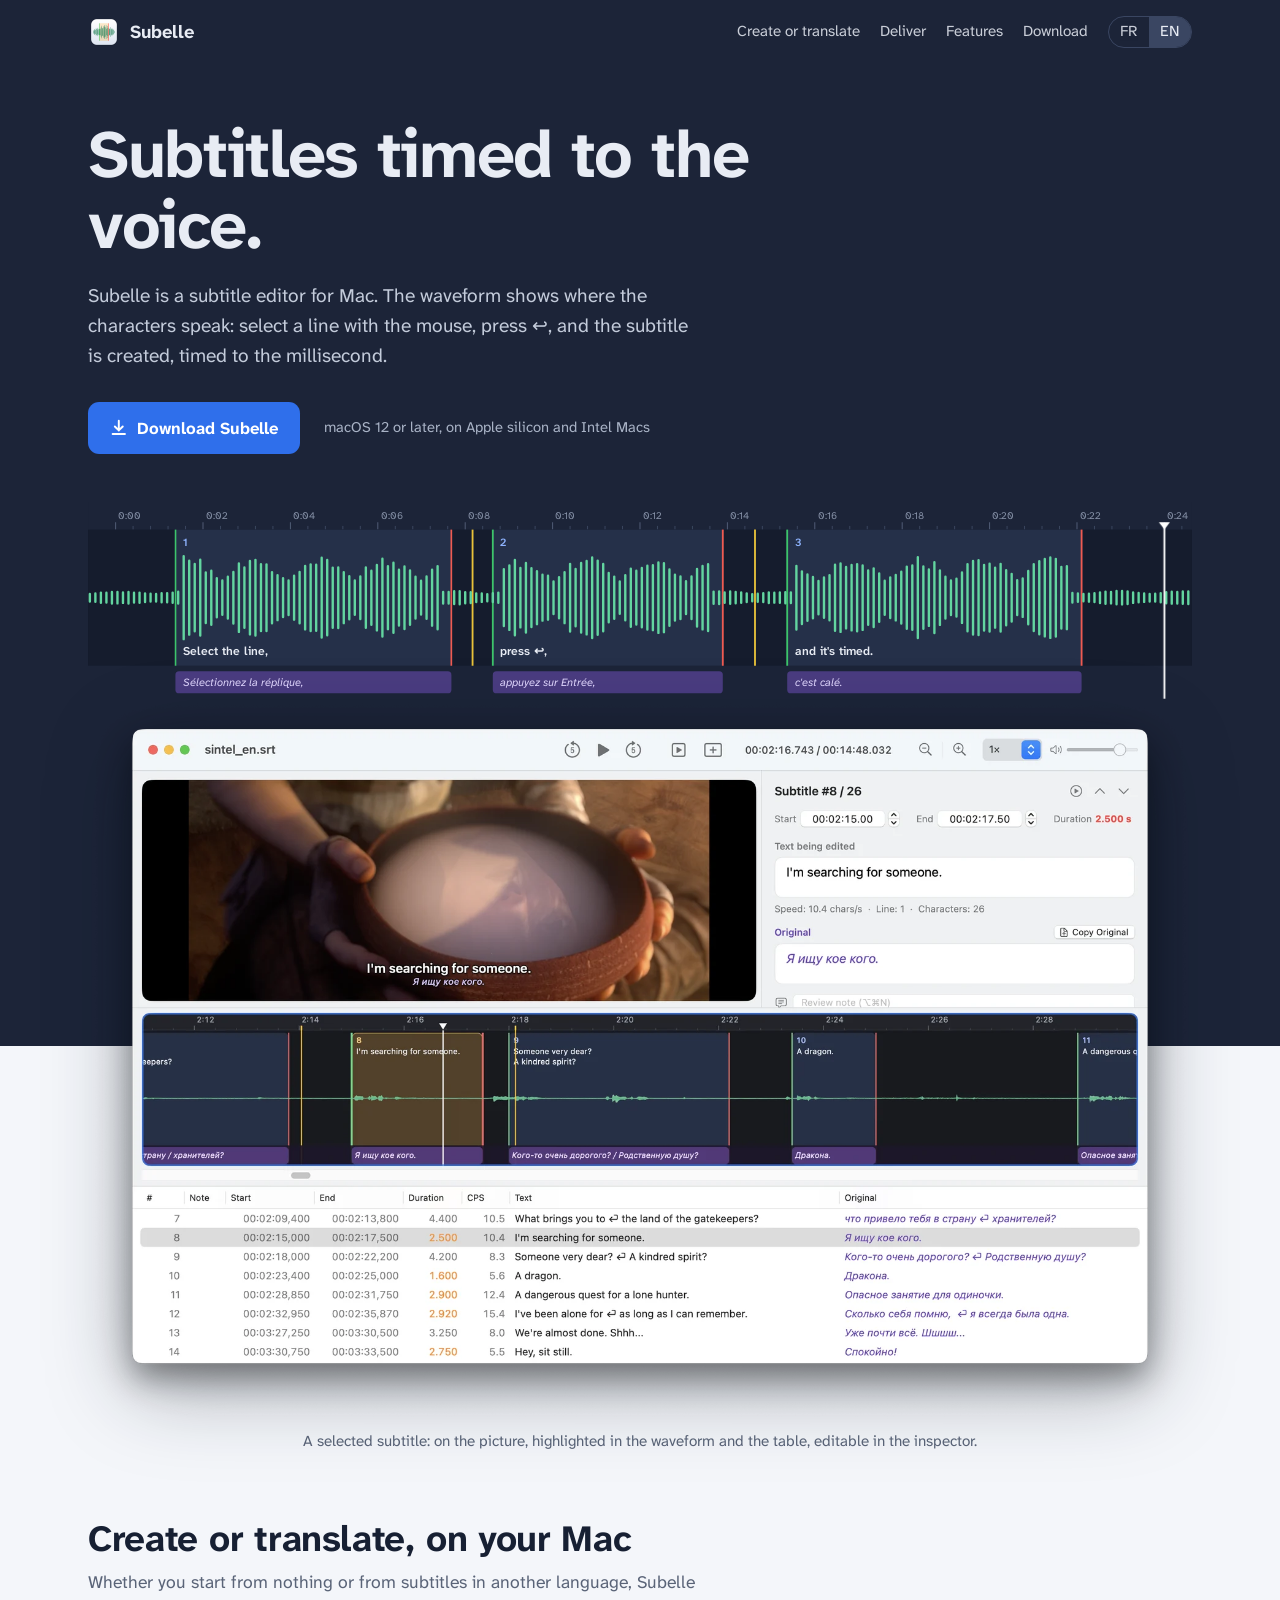
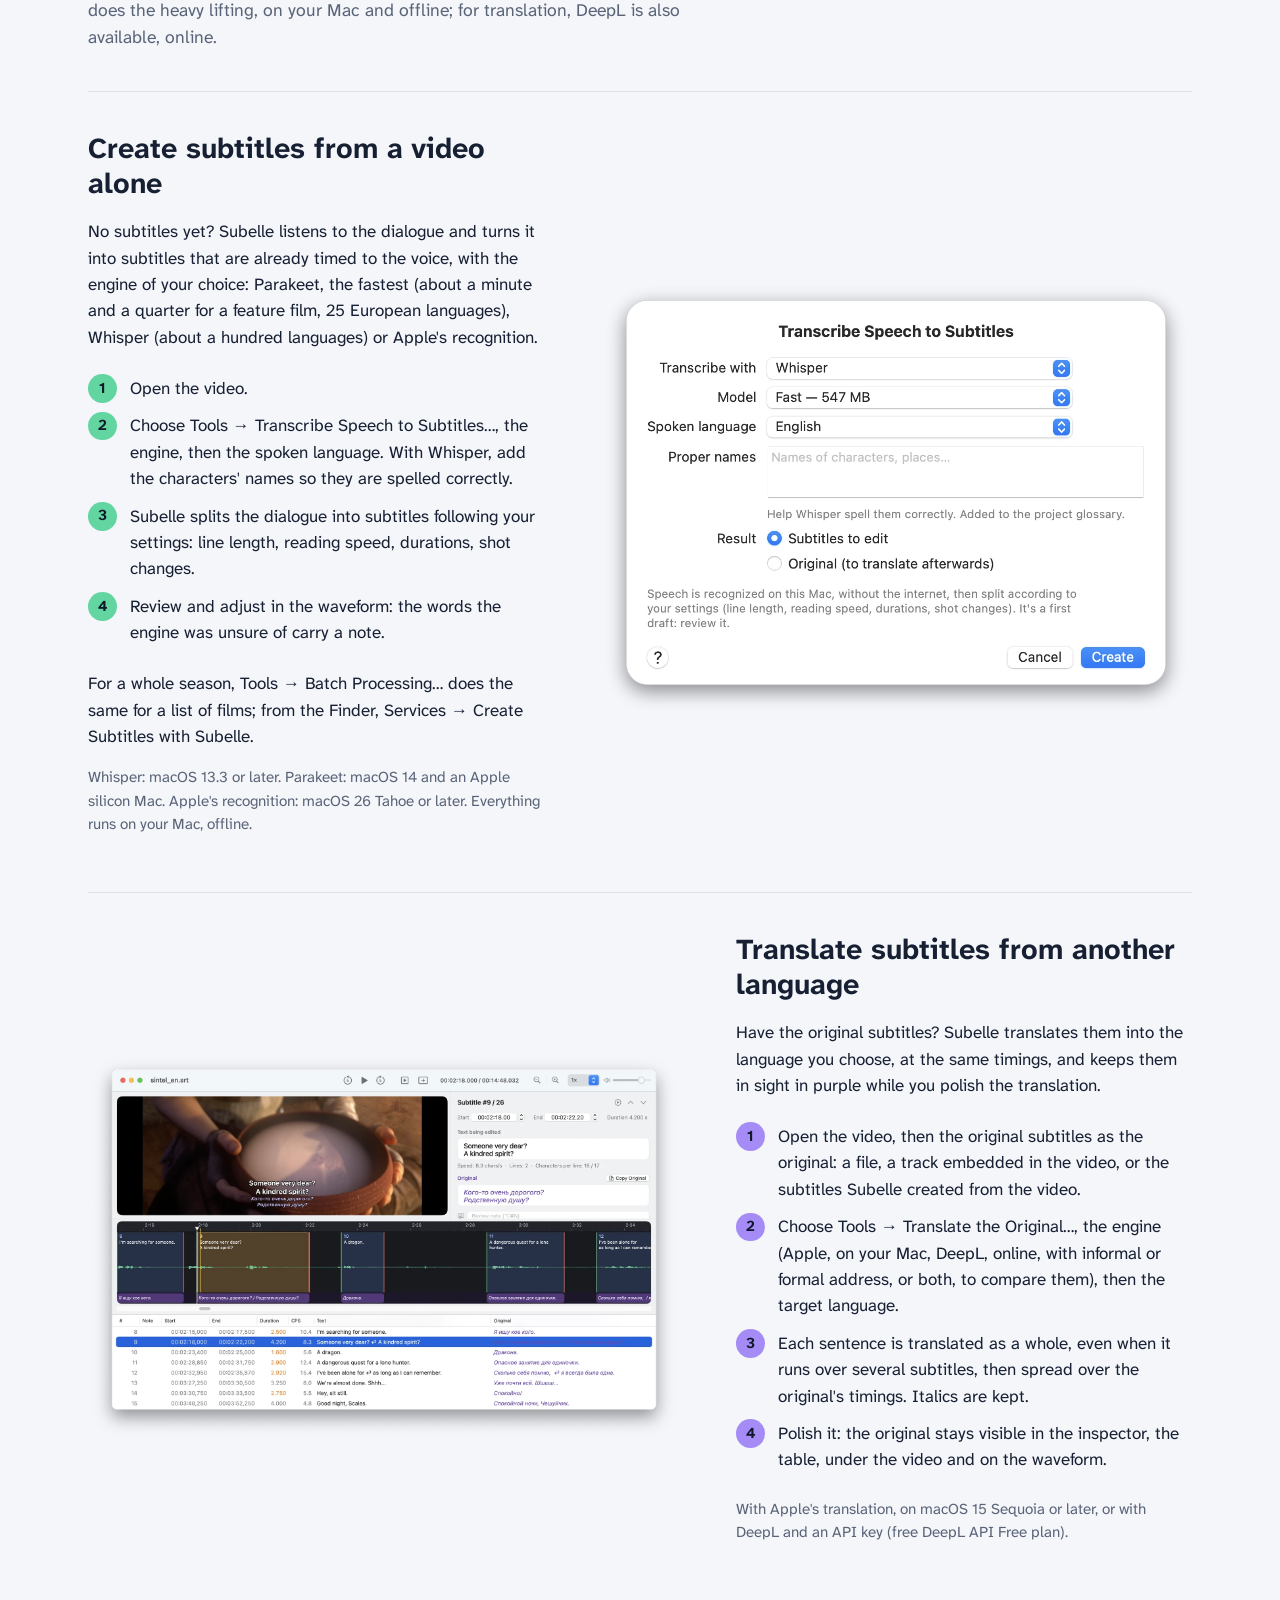
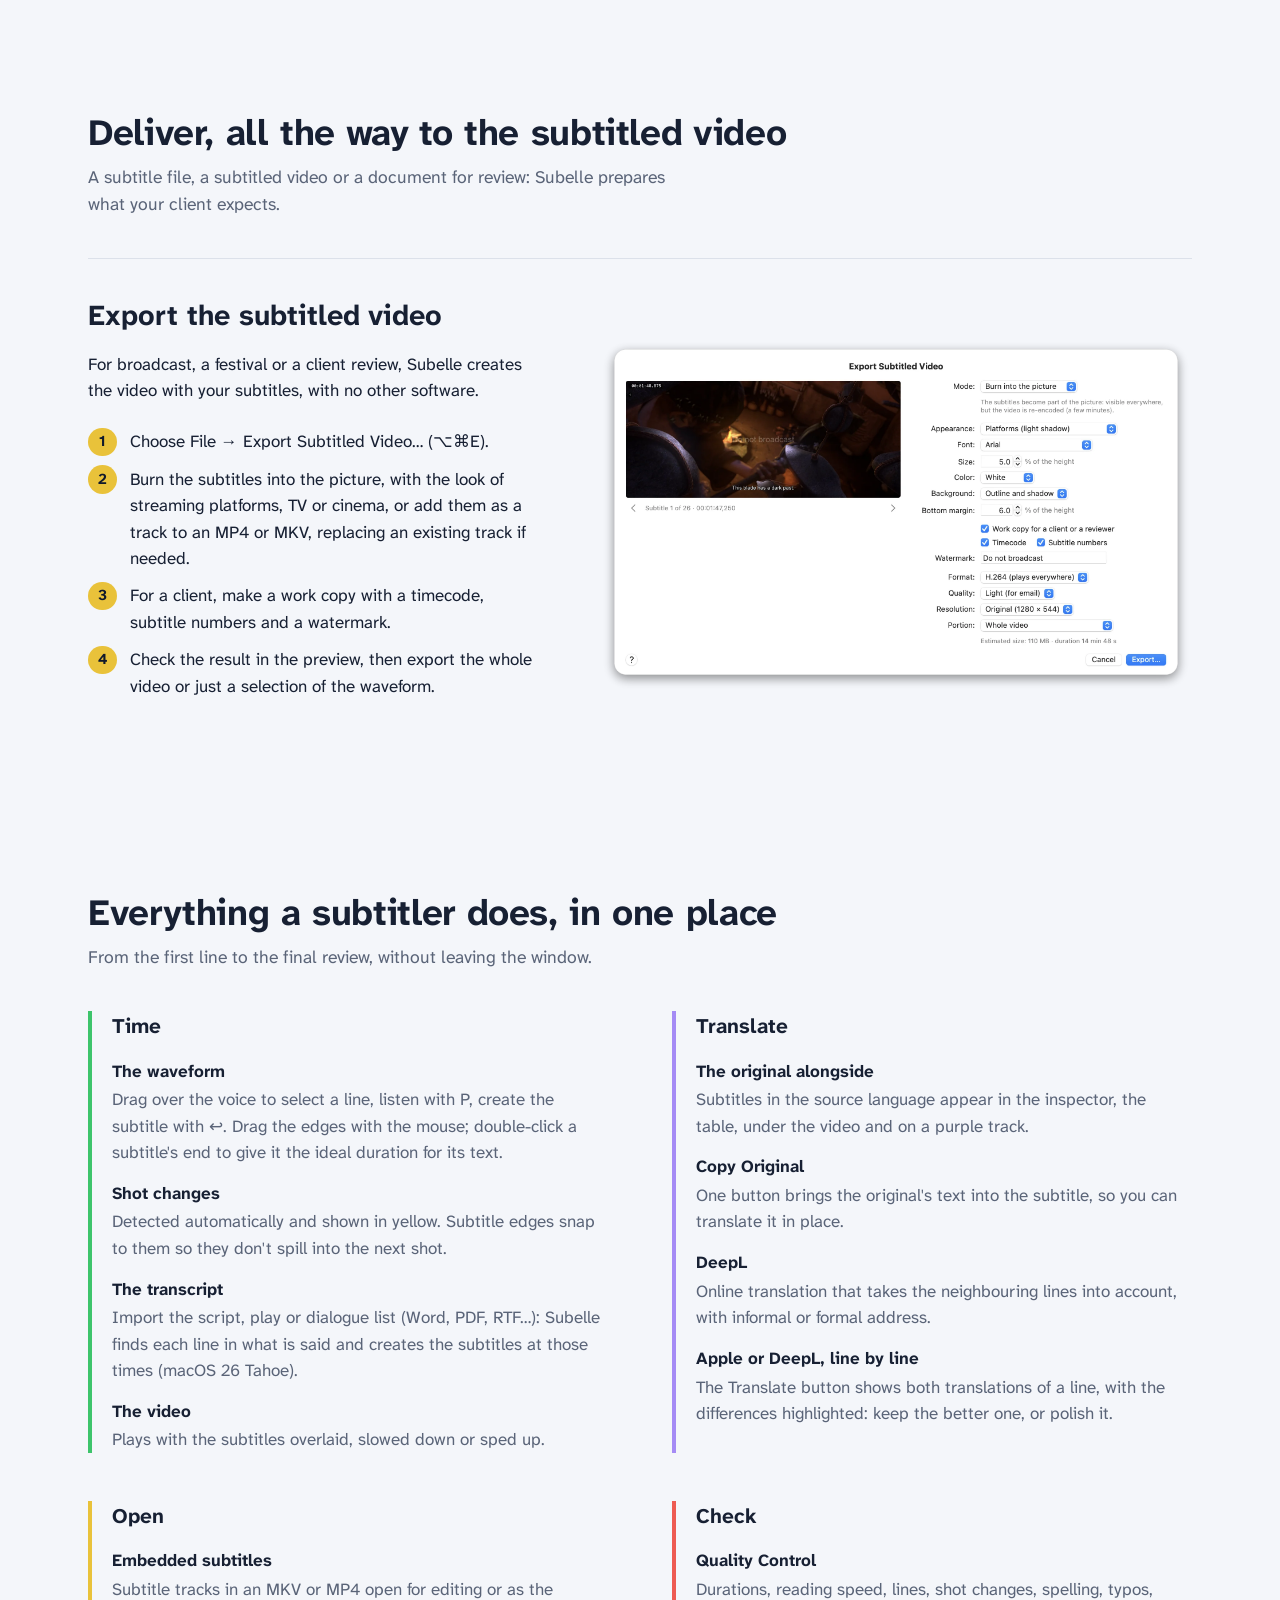
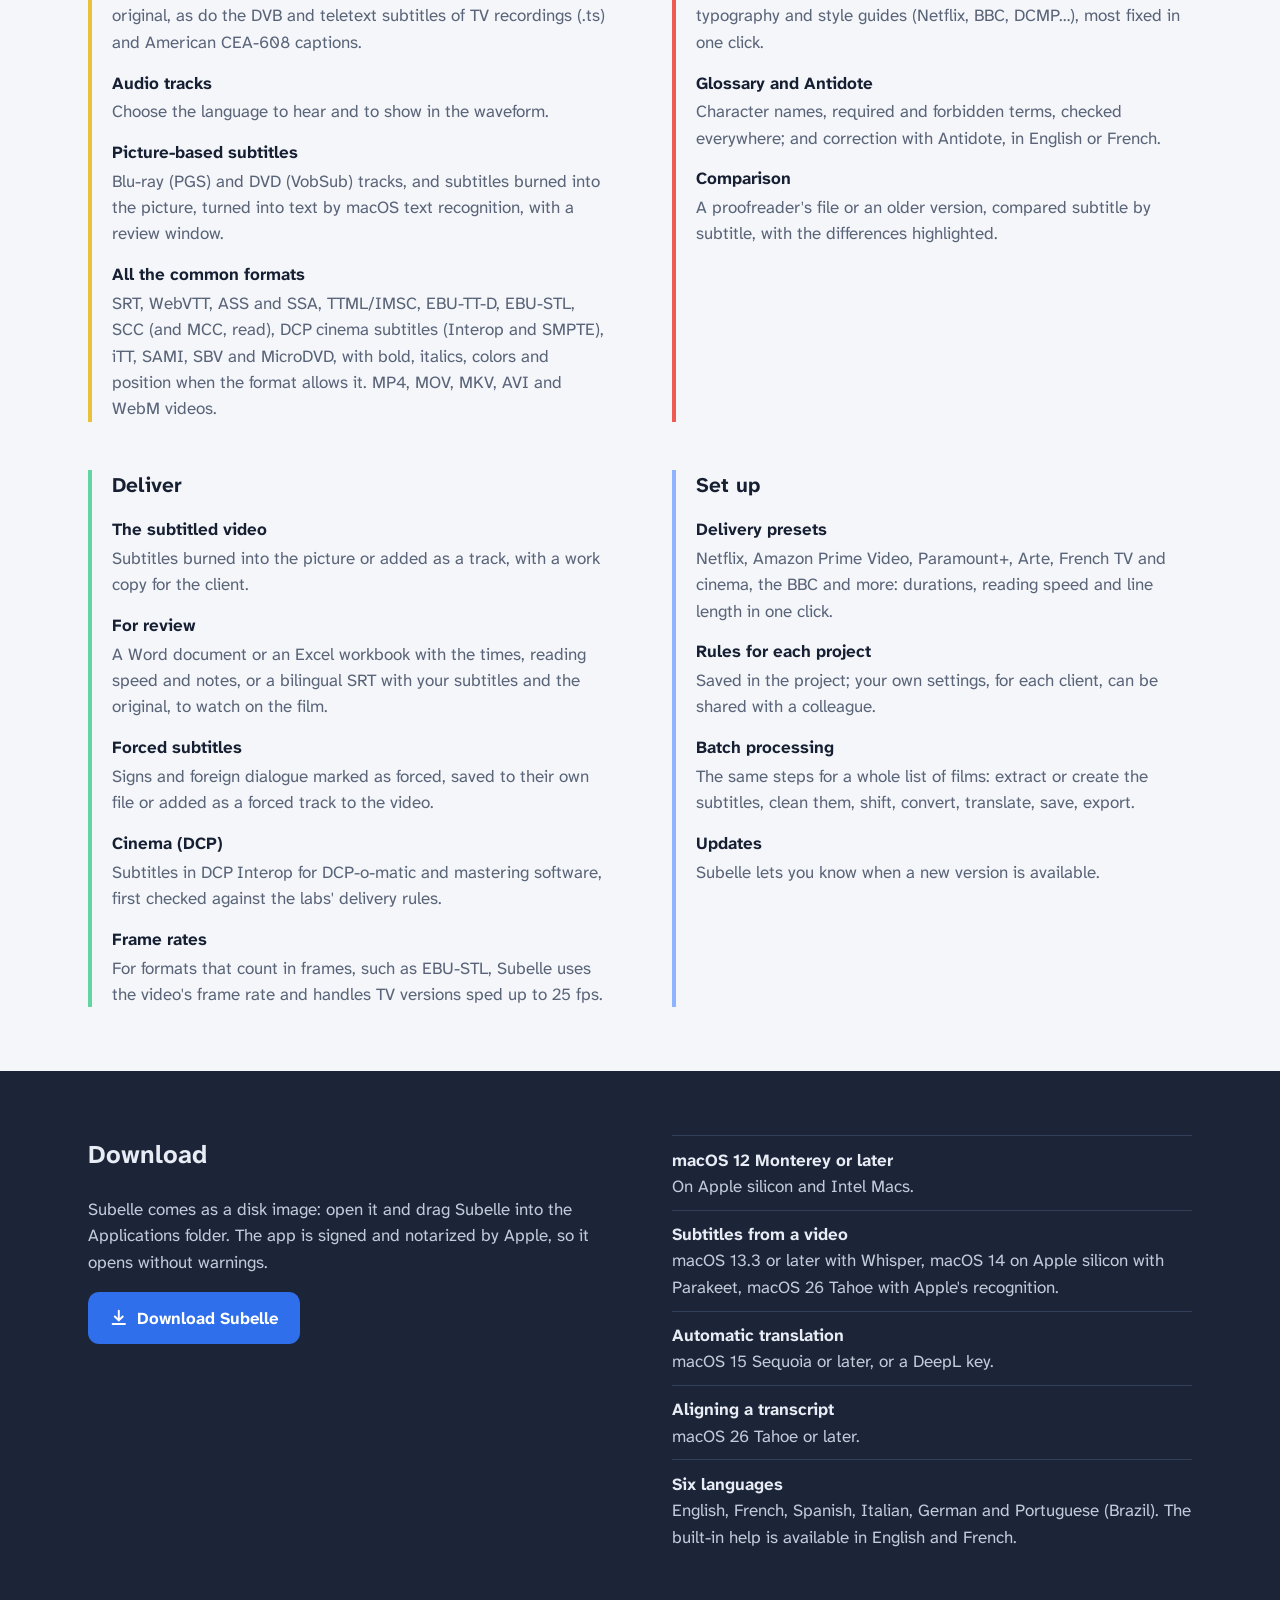
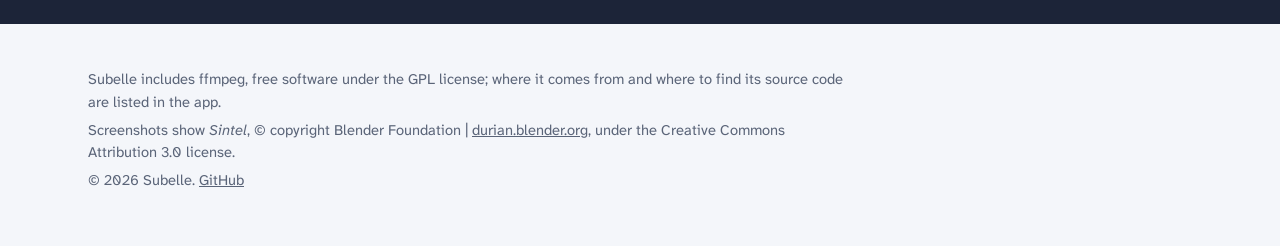
<file: index.html>
<!doctype html>
<html lang="en">
<head>
<meta charset="utf-8">
<meta name="viewport" content="width=device-width, initial-scale=1">
<title>Subelle — a subtitle editor for Mac</title>
<meta name="description" content="Subelle is a subtitle editor for Mac: you time every line by looking at the waveform of the voice. It also creates subtitles from a video alone, translates subtitles from another language and exports the subtitled video.">
<link rel="icon" type="image/png" href="images/favicon.png">
<link rel="apple-touch-icon" href="images/icon.png">
<link rel="alternate" hreflang="en" href="./">
<link rel="alternate" hreflang="fr" href="fr/">
<meta property="og:title" content="Subelle">
<meta property="og:description" content="Subelle is a subtitle editor for Mac: you time every line by looking at the waveform of the voice. It also creates subtitles from a video alone, translates subtitles from another language and exports the subtitled video.">
<meta property="og:image" content="images/en/translation.webp">
<link rel="preconnect" href="https://fonts.googleapis.com">
<link rel="preconnect" href="https://fonts.gstatic.com" crossorigin>
<link href="https://fonts.googleapis.com/css2?family=Atkinson+Hyperlegible+Next:ital,wght@0,400;0,600;0,700;1,400&display=swap" rel="stylesheet">
<link rel="stylesheet" href="style.css">
</head>
<body>
<header class="top">
  <div class="wrap">
    <a class="brand" href="./"><img src="images/icon.png" alt="">Subelle</a>
    <nav aria-label="Navigation">
      <a class="hide-sm" href="#create-translate">Create or translate</a>
      <a class="hide-sm" href="#deliver">Deliver</a>
      <a class="hide-sm" href="#features">Features</a>
      <a class="hide-sm" href="#download">Download</a>
      <span class="langs"><a href="fr/" lang="fr" data-lang="fr" aria-current="false">FR</a><a href="./" lang="en" data-lang="en" aria-current="true">EN</a></span>
    </nav>
  </div>
</header>
<main>
<div class="hero">
  <div class="wrap">
    <h1>Subtitles timed to the voice.</h1>
    <p class="lead">Subelle is a subtitle editor for Mac. The waveform shows where the characters speak: select a line with the mouse, press ↩, and the subtitle is created, timed to the millisecond.</p>
    <div class="actions">
      <a class="button" href="#download" data-download><svg viewBox="0 0 20 20" aria-hidden="true"><path d="M10 2v11m0 0l-4.5-4.5M10 13l4.5-4.5M3 17h14" stroke="currentColor" stroke-width="2.2" fill="none" stroke-linecap="round" stroke-linejoin="round"/></svg>Download Subelle</a>
      <p class="fine">macOS 12 or later, on Apple silicon and Intel Macs</p>
    </div>
  </div>
  <div class="wrap strip">
<svg viewBox="0 0 1200 214" role="img" aria-label="A waveform with three subtitles timed to the voice, and the French original in purple underneath." xmlns="http://www.w3.org/2000/svg">
<rect x="0" y="0" width="1200" height="30" fill="#1C2438"/>
<line x1="30" y1="22" x2="30" y2="30" stroke="#56627C" stroke-width="1"/>
<text class="ruler" x="33" y="18">0:00</text>
<line x1="49" y1="26" x2="49" y2="30" stroke="#3E4A63" stroke-width="1"/>
<line x1="68" y1="26" x2="68" y2="30" stroke="#3E4A63" stroke-width="1"/>
<line x1="87" y1="26" x2="87" y2="30" stroke="#3E4A63" stroke-width="1"/>
<line x1="106" y1="26" x2="106" y2="30" stroke="#3E4A63" stroke-width="1"/>
<line x1="125" y1="22" x2="125" y2="30" stroke="#56627C" stroke-width="1"/>
<text class="ruler" x="128" y="18">0:02</text>
<line x1="144" y1="26" x2="144" y2="30" stroke="#3E4A63" stroke-width="1"/>
<line x1="163" y1="26" x2="163" y2="30" stroke="#3E4A63" stroke-width="1"/>
<line x1="182" y1="26" x2="182" y2="30" stroke="#3E4A63" stroke-width="1"/>
<line x1="201" y1="26" x2="201" y2="30" stroke="#3E4A63" stroke-width="1"/>
<line x1="220" y1="22" x2="220" y2="30" stroke="#56627C" stroke-width="1"/>
<text class="ruler" x="223" y="18">0:04</text>
<line x1="239" y1="26" x2="239" y2="30" stroke="#3E4A63" stroke-width="1"/>
<line x1="258" y1="26" x2="258" y2="30" stroke="#3E4A63" stroke-width="1"/>
<line x1="277" y1="26" x2="277" y2="30" stroke="#3E4A63" stroke-width="1"/>
<line x1="296" y1="26" x2="296" y2="30" stroke="#3E4A63" stroke-width="1"/>
<line x1="315" y1="22" x2="315" y2="30" stroke="#56627C" stroke-width="1"/>
<text class="ruler" x="318" y="18">0:06</text>
<line x1="334" y1="26" x2="334" y2="30" stroke="#3E4A63" stroke-width="1"/>
<line x1="353" y1="26" x2="353" y2="30" stroke="#3E4A63" stroke-width="1"/>
<line x1="372" y1="26" x2="372" y2="30" stroke="#3E4A63" stroke-width="1"/>
<line x1="391" y1="26" x2="391" y2="30" stroke="#3E4A63" stroke-width="1"/>
<line x1="410" y1="22" x2="410" y2="30" stroke="#56627C" stroke-width="1"/>
<text class="ruler" x="413" y="18">0:08</text>
<line x1="429" y1="26" x2="429" y2="30" stroke="#3E4A63" stroke-width="1"/>
<line x1="448" y1="26" x2="448" y2="30" stroke="#3E4A63" stroke-width="1"/>
<line x1="467" y1="26" x2="467" y2="30" stroke="#3E4A63" stroke-width="1"/>
<line x1="486" y1="26" x2="486" y2="30" stroke="#3E4A63" stroke-width="1"/>
<line x1="505" y1="22" x2="505" y2="30" stroke="#56627C" stroke-width="1"/>
<text class="ruler" x="508" y="18">0:10</text>
<line x1="524" y1="26" x2="524" y2="30" stroke="#3E4A63" stroke-width="1"/>
<line x1="543" y1="26" x2="543" y2="30" stroke="#3E4A63" stroke-width="1"/>
<line x1="562" y1="26" x2="562" y2="30" stroke="#3E4A63" stroke-width="1"/>
<line x1="581" y1="26" x2="581" y2="30" stroke="#3E4A63" stroke-width="1"/>
<line x1="600" y1="22" x2="600" y2="30" stroke="#56627C" stroke-width="1"/>
<text class="ruler" x="603" y="18">0:12</text>
<line x1="619" y1="26" x2="619" y2="30" stroke="#3E4A63" stroke-width="1"/>
<line x1="638" y1="26" x2="638" y2="30" stroke="#3E4A63" stroke-width="1"/>
<line x1="657" y1="26" x2="657" y2="30" stroke="#3E4A63" stroke-width="1"/>
<line x1="676" y1="26" x2="676" y2="30" stroke="#3E4A63" stroke-width="1"/>
<line x1="695" y1="22" x2="695" y2="30" stroke="#56627C" stroke-width="1"/>
<text class="ruler" x="698" y="18">0:14</text>
<line x1="714" y1="26" x2="714" y2="30" stroke="#3E4A63" stroke-width="1"/>
<line x1="733" y1="26" x2="733" y2="30" stroke="#3E4A63" stroke-width="1"/>
<line x1="752" y1="26" x2="752" y2="30" stroke="#3E4A63" stroke-width="1"/>
<line x1="771" y1="26" x2="771" y2="30" stroke="#3E4A63" stroke-width="1"/>
<line x1="790" y1="22" x2="790" y2="30" stroke="#56627C" stroke-width="1"/>
<text class="ruler" x="793" y="18">0:16</text>
<line x1="809" y1="26" x2="809" y2="30" stroke="#3E4A63" stroke-width="1"/>
<line x1="828" y1="26" x2="828" y2="30" stroke="#3E4A63" stroke-width="1"/>
<line x1="847" y1="26" x2="847" y2="30" stroke="#3E4A63" stroke-width="1"/>
<line x1="866" y1="26" x2="866" y2="30" stroke="#3E4A63" stroke-width="1"/>
<line x1="885" y1="22" x2="885" y2="30" stroke="#56627C" stroke-width="1"/>
<text class="ruler" x="888" y="18">0:18</text>
<line x1="904" y1="26" x2="904" y2="30" stroke="#3E4A63" stroke-width="1"/>
<line x1="923" y1="26" x2="923" y2="30" stroke="#3E4A63" stroke-width="1"/>
<line x1="942" y1="26" x2="942" y2="30" stroke="#3E4A63" stroke-width="1"/>
<line x1="961" y1="26" x2="961" y2="30" stroke="#3E4A63" stroke-width="1"/>
<line x1="980" y1="22" x2="980" y2="30" stroke="#56627C" stroke-width="1"/>
<text class="ruler" x="983" y="18">0:20</text>
<line x1="999" y1="26" x2="999" y2="30" stroke="#3E4A63" stroke-width="1"/>
<line x1="1018" y1="26" x2="1018" y2="30" stroke="#3E4A63" stroke-width="1"/>
<line x1="1037" y1="26" x2="1037" y2="30" stroke="#3E4A63" stroke-width="1"/>
<line x1="1056" y1="26" x2="1056" y2="30" stroke="#3E4A63" stroke-width="1"/>
<line x1="1075" y1="22" x2="1075" y2="30" stroke="#56627C" stroke-width="1"/>
<text class="ruler" x="1078" y="18">0:22</text>
<line x1="1094" y1="26" x2="1094" y2="30" stroke="#3E4A63" stroke-width="1"/>
<line x1="1113" y1="26" x2="1113" y2="30" stroke="#3E4A63" stroke-width="1"/>
<line x1="1132" y1="26" x2="1132" y2="30" stroke="#3E4A63" stroke-width="1"/>
<line x1="1151" y1="26" x2="1151" y2="30" stroke="#3E4A63" stroke-width="1"/>
<line x1="1170" y1="22" x2="1170" y2="30" stroke="#56627C" stroke-width="1"/>
<text class="ruler" x="1173" y="18">0:24</text>
<line x1="1189" y1="26" x2="1189" y2="30" stroke="#3E4A63" stroke-width="1"/>
<line x1="1208" y1="26" x2="1208" y2="30" stroke="#3E4A63" stroke-width="1"/>
<line x1="1227" y1="26" x2="1227" y2="30" stroke="#3E4A63" stroke-width="1"/>
<line x1="1246" y1="26" x2="1246" y2="30" stroke="#3E4A63" stroke-width="1"/>
<rect x="0" y="30" width="1200" height="148" fill="#151C2D"/>
<g class="cue c1">
<rect x="95" y="30" width="300" height="148" fill="#253049"/>
<line x1="95" y1="30" x2="95" y2="178" stroke="#3DC46B" stroke-width="2"/>
<line x1="395" y1="30" x2="395" y2="178" stroke="#EE5B52" stroke-width="2"/>
<text class="cue-text" x="103" y="48" style="fill:#8FB4FF;font-size:12px">1</text>
<text class="cue-text" x="103" y="166">Select the line,</text>
</g>
<g class="cue c2">
<rect x="440" y="30" width="250" height="148" fill="#253049"/>
<line x1="440" y1="30" x2="440" y2="178" stroke="#3DC46B" stroke-width="2"/>
<line x1="690" y1="30" x2="690" y2="178" stroke="#EE5B52" stroke-width="2"/>
<text class="cue-text" x="448" y="48" style="fill:#8FB4FF;font-size:12px">2</text>
<text class="cue-text" x="448" y="166">press ↩,</text>
</g>
<g class="cue c3">
<rect x="760" y="30" width="320" height="148" fill="#253049"/>
<line x1="760" y1="30" x2="760" y2="178" stroke="#3DC46B" stroke-width="2"/>
<line x1="1080" y1="30" x2="1080" y2="178" stroke="#EE5B52" stroke-width="2"/>
<text class="cue-text" x="768" y="48" style="fill:#8FB4FF;font-size:12px">3</text>
<text class="cue-text" x="768" y="166">and it&#x27;s timed.</text>
</g>
<line x1="418" y1="30" x2="418" y2="178" stroke="#E9C23A" stroke-width="2"/>
<line x1="725" y1="30" x2="725" y2="178" stroke="#E9C23A" stroke-width="2"/>
<path d="M2,99.9V108.1 M8,99.5V108.5 M14,98.5V109.5 M20,98.7V109.3 M26,97.7V110.3 M32,97.8V110.2 M38,98.3V109.7 M44,97.7V110.3 M50,98.7V109.3 M56,98.5V109.5 M62,99.3V108.7 M68,99.8V108.2 M74,99.9V108.1 M80,99.1V108.9 M86,99.0V109.0 M92,98.5V109.5 M98,97.6V110.4 M104,58.9V149.1 M110,63.8V144.2 M116,67.4V140.6 M122,62.8V145.2 M128,76.5V131.5 M134,74.6V133.4 M140,82.8V125.2 M146,85.4V122.6 M152,81.3V126.7 M158,76.0V132.0 M164,66.8V141.2 M170,71.2V136.8 M176,64.1V143.9 M182,62.9V145.1 M188,67.7V140.3 M194,67.8V140.2 M200,76.2V131.8 M206,79.6V128.4 M212,82.9V125.1 M218,85.2V122.8 M224,80.1V127.9 M230,76.1V131.9 M236,69.5V138.5 M242,67.8V140.2 M248,68.1V139.9 M254,60.6V147.4 M260,63.1V144.9 M266,71.3V136.7 M272,71.1V136.9 M278,76.3V131.7 M284,80.6V127.4 M290,85.4V122.6 M296,80.9V127.1 M302,71.2V136.8 M308,74.6V133.4 M314,68.4V139.6 M320,61.7V146.3 M326,69.8V138.2 M332,65.9V142.1 M338,73.7V134.3 M344,70.0V138.0 M350,74.5V133.5 M356,81.3V126.7 M362,85.6V122.4 M368,81.0V127.0 M374,73.6V134.4 M380,69.7V138.3 M386,97.7V110.3 M392,97.7V110.3 M398,97.0V111.0 M404,96.9V111.1 M410,98.0V110.0 M416,98.1V109.9 M422,99.3V108.7 M428,99.4V108.6 M434,100.1V107.9 M440,99.2V108.8 M446,98.5V109.5 M452,73.1V134.9 M458,69.0V139.0 M464,63.1V144.9 M470,71.7V136.3 M476,66.2V141.8 M482,72.0V136.0 M488,75.2V132.8 M494,79.0V129.0 M500,80.1V127.9 M506,86.3V121.7 M512,81.7V126.3 M518,76.3V131.7 M524,67.2V140.8 M530,72.9V135.1 M536,66.2V141.8 M542,64.1V143.9 M548,60.2V147.8 M554,63.7V144.3 M560,67.4V140.6 M566,77.2V130.8 M572,81.1V126.9 M578,86.4V121.6 M584,79.5V128.5 M590,72.4V135.6 M596,74.8V133.2 M602,71.8V136.2 M608,69.3V138.7 M614,68.7V139.3 M620,65.7V142.3 M626,66.5V141.5 M632,73.4V134.6 M638,79.1V128.9 M644,80.9V127.1 M650,86.2V121.8 M656,80.9V127.1 M662,72.7V135.3 M668,69.5V138.5 M674,67.7V140.3 M680,97.4V110.6 M686,97.2V110.8 M692,98.4V109.6 M698,97.3V110.7 M704,97.9V110.1 M710,98.4V109.6 M716,99.3V108.7 M722,100.1V107.9 M728,99.6V108.4 M734,99.2V108.8 M740,98.2V109.8 M746,98.6V109.4 M752,98.4V109.6 M758,98.0V110.0 M764,98.2V109.8 M770,69.4V138.6 M776,75.4V132.6 M782,78.8V129.2 M788,81.6V126.4 M794,85.9V122.1 M800,82.1V125.9 M806,79.5V128.5 M812,68.1V139.9 M818,66.8V141.2 M824,70.6V137.4 M830,68.4V139.6 M836,67.5V140.5 M842,69.0V139.0 M848,74.5V133.5 M854,72.1V135.9 M860,77.7V130.3 M866,85.5V122.5 M872,81.9V126.1 M878,79.3V128.7 M884,75.8V132.2 M890,70.2V137.8 M896,69.1V138.9 M902,60.1V147.9 M908,70.1V137.9 M914,73.3V134.7 M920,65.5V142.5 M926,74.4V133.6 M932,81.3V126.7 M938,85.2V122.8 M944,83.5V124.5 M950,76.6V131.4 M956,67.5V140.5 M962,64.0V144.0 M968,63.3V144.7 M974,68.3V139.7 M980,67.1V140.9 M986,71.4V136.6 M992,67.2V140.8 M998,74.1V133.9 M1004,78.1V129.9 M1010,85.1V122.9 M1016,83.1V124.9 M1022,75.0V133.0 M1028,67.7V140.3 M1034,64.3V143.7 M1040,61.9V146.1 M1046,60.3V147.7 M1052,61.8V146.2 M1058,70.5V137.5 M1064,69.8V138.2 M1070,98.8V109.2 M1076,99.5V108.5 M1082,100.0V108.0 M1088,99.7V108.3 M1094,99.2V108.8 M1100,98.2V109.8 M1106,97.4V110.6 M1112,97.8V110.2 M1118,96.8V111.2 M1124,96.7V111.3 M1130,97.1V110.9 M1136,98.3V109.7 M1142,98.9V109.1 M1148,99.4V108.6 M1154,99.9V108.1 M1160,99.8V108.2 M1166,99.0V109.0 M1172,98.0V110.0 M1178,97.5V110.5 M1184,97.7V110.3 M1190,97.3V110.7 M1196,97.1V110.9" stroke="#63D5A0" stroke-width="2.6" stroke-linecap="round" fill="none"/>
<rect x="95" y="184" width="300" height="24" rx="4" fill="#4A3C80"/>
<text x="103" y="200" style="font:italic 12px 'Atkinson Hyperlegible Next',sans-serif;fill:#E2D8FF">Sélectionnez la réplique,</text>
<rect x="440" y="184" width="250" height="24" rx="4" fill="#4A3C80"/>
<text x="448" y="200" style="font:italic 12px 'Atkinson Hyperlegible Next',sans-serif;fill:#E2D8FF">appuyez sur Entrée,</text>
<rect x="760" y="184" width="320" height="24" rx="4" fill="#4A3C80"/>
<text x="768" y="200" style="font:italic 12px 'Atkinson Hyperlegible Next',sans-serif;fill:#E2D8FF">c&#x27;est calé.</text>
<g class="playhead"><line x1="30" y1="24" x2="30" y2="214" stroke="#FFFFFF" stroke-width="2"/><path d="M24,22 L36,22 L30,30Z" fill="#FFFFFF"/></g>
</svg>
  </div>
</div>
<div class="shot-hero">
  <div class="wrap">
    <figure><img src="images/en/editing.webp" width="1800" height="1179" alt="Subelle&#x27;s window: the video with its subtitle, the inspector, the waveform and the subtitle table."><figcaption>A selected subtitle: on the picture, highlighted in the waveform and the table, editable in the inspector.</figcaption></figure>
  </div>
</div>
<section id="create-translate" class="scenarios">
  <div class="wrap">
    <h2>Create or translate, on your Mac</h2>
    <p class="intro">Whether you start from nothing or from subtitles in another language, Subelle does the heavy lifting, on your Mac and offline; for translation, DeepL is also available, online.</p>
    <article class="scenario create"><div class="text"><h3>Create subtitles from a video alone</h3><p>No subtitles yet? Subelle listens to the dialogue and turns it into subtitles that are already timed to the voice, with the engine of your choice: Parakeet, the fastest (about a minute and a quarter for a feature film, 25 European languages), Whisper (about a hundred languages) or Apple&#x27;s recognition.</p><ol><li>Open the video.</li><li>Choose Tools → Transcribe Speech to Subtitles…, the engine, then the spoken language. With Whisper, add the characters&#x27; names so they are spelled correctly.</li><li>Subelle splits the dialogue into subtitles following your settings: line length, reading speed, durations, shot changes.</li><li>Review and adjust in the waveform: the words the engine was unsure of carry a note.</li></ol><p>For a whole season, Tools → Batch Processing… does the same for a list of films; from the Finder, Services → Create Subtitles with Subelle.</p><p class="req">Whisper: macOS 13.3 or later. Parakeet: macOS 14 and an Apple silicon Mac. Apple&#x27;s recognition: macOS 26 Tahoe or later. Everything runs on your Mac, offline.</p></div><figure><img src="images/en/draft.webp" alt="The Transcribe Speech to Subtitles window, with the engine, the model, the spoken language and the proper names."></figure></article><article class="scenario translate"><div class="text"><h3>Translate subtitles from another language</h3><p>Have the original subtitles? Subelle translates them into the language you choose, at the same timings, and keeps them in sight in purple while you polish the translation.</p><ol><li>Open the video, then the original subtitles as the original: a file, a track embedded in the video, or the subtitles Subelle created from the video.</li><li>Choose Tools → Translate the Original…, the engine (Apple, on your Mac, DeepL, online, with informal or formal address, or both, to compare them), then the target language.</li><li>Each sentence is translated as a whole, even when it runs over several subtitles, then spread over the original&#x27;s timings. Italics are kept.</li><li>Polish it: the original stays visible in the inspector, the table, under the video and on the waveform.</li></ol><p class="req">With Apple&#x27;s translation, on macOS 15 Sequoia or later, or with DeepL and an API key (free DeepL API Free plan).</p></div><figure><img src="images/en/translation.webp" alt="A translation in progress: the English subtitle on the picture, the Russian original in purple in the inspector and in the table."></figure></article>
  </div>
</section>
<section id="deliver" class="scenarios">
  <div class="wrap">
    <h2>Deliver, all the way to the subtitled video</h2>
    <p class="intro">A subtitle file, a subtitled video or a document for review: Subelle prepares what your client expects.</p>
    <article class="scenario deliver"><div class="text"><h3>Export the subtitled video</h3><p>For broadcast, a festival or a client review, Subelle creates the video with your subtitles, with no other software.</p><ol><li>Choose File → Export Subtitled Video… (⌥⌘E).</li><li>Burn the subtitles into the picture, with the look of streaming platforms, TV or cinema, or add them as a track to an MP4 or MKV, replacing an existing track if needed.</li><li>For a client, make a work copy with a timecode, subtitle numbers and a watermark.</li><li>Check the result in the preview, then export the whole video or just a selection of the waveform.</li></ol></div><figure><img src="images/en/export.webp" alt="The Export Subtitled Video window, with the picture preview and the appearance settings."></figure></article>
  </div>
</section>
<section id="features">
  <div class="wrap">
    <h2>Everything a subtitler does, in one place</h2>
    <p class="intro">From the first line to the final review, without leaving the window.</p>
    <div class="steps"><div class="step time"><h3>Time</h3><dl><dt>The waveform</dt><dd>Drag over the voice to select a line, listen with P, create the subtitle with ↩. Drag the edges with the mouse; double-click a subtitle&#x27;s end to give it the ideal duration for its text.</dd><dt>Shot changes</dt><dd>Detected automatically and shown in yellow. Subtitle edges snap to them so they don&#x27;t spill into the next shot.</dd><dt>The transcript</dt><dd>Import the script, play or dialogue list (Word, PDF, RTF…): Subelle finds each line in what is said and creates the subtitles at those times (macOS 26 Tahoe).</dd><dt>The video</dt><dd>Plays with the subtitles overlaid, slowed down or sped up.</dd></dl></div><div class="step translate"><h3>Translate</h3><dl><dt>The original alongside</dt><dd>Subtitles in the source language appear in the inspector, the table, under the video and on a purple track.</dd><dt>Copy Original</dt><dd>One button brings the original&#x27;s text into the subtitle, so you can translate it in place.</dd><dt>DeepL</dt><dd>Online translation that takes the neighbouring lines into account, with informal or formal address.</dd><dt>Apple or DeepL, line by line</dt><dd>The Translate button shows both translations of a line, with the differences highlighted: keep the better one, or polish it.</dd></dl></div><div class="step start"><h3>Open</h3><dl><dt>Embedded subtitles</dt><dd>Subtitle tracks in an MKV or MP4 open for editing or as the original, as do the DVB and teletext subtitles of TV recordings (.ts) and American CEA-608 captions.</dd><dt>Audio tracks</dt><dd>Choose the language to hear and to show in the waveform.</dd><dt>Picture-based subtitles</dt><dd>Blu-ray (PGS) and DVD (VobSub) tracks, and subtitles burned into the picture, turned into text by macOS text recognition, with a review window.</dd><dt>All the common formats</dt><dd>SRT, WebVTT, ASS and SSA, TTML/IMSC, EBU-TT-D, EBU-STL, SCC (and MCC, read), DCP cinema subtitles (Interop and SMPTE), iTT, SAMI, SBV and MicroDVD, with bold, italics, colors and position when the format allows it. MP4, MOV, MKV, AVI and WebM videos.</dd></dl></div><div class="step check"><h3>Check</h3><dl><dt>Quality Control</dt><dd>Durations, reading speed, lines, shot changes, spelling, typos, typography and style guides (Netflix, BBC, DCMP…), most fixed in one click.</dd><dt>Glossary and Antidote</dt><dd>Character names, required and forbidden terms, checked everywhere; and correction with Antidote, in English or French.</dd><dt>Comparison</dt><dd>A proofreader&#x27;s file or an older version, compared subtitle by subtitle, with the differences highlighted.</dd></dl></div><div class="step deliver"><h3>Deliver</h3><dl><dt>The subtitled video</dt><dd>Subtitles burned into the picture or added as a track, with a work copy for the client.</dd><dt>For review</dt><dd>A Word document or an Excel workbook with the times, reading speed and notes, or a bilingual SRT with your subtitles and the original, to watch on the film.</dd><dt>Forced subtitles</dt><dd>Signs and foreign dialogue marked as forced, saved to their own file or added as a forced track to the video.</dd><dt>Cinema (DCP)</dt><dd>Subtitles in DCP Interop for DCP-o-matic and mastering software, first checked against the labs&#x27; delivery rules.</dd><dt>Frame rates</dt><dd>For formats that count in frames, such as EBU-STL, Subelle uses the video&#x27;s frame rate and handles TV versions sped up to 25 fps.</dd></dl></div><div class="step settings"><h3>Set up</h3><dl><dt>Delivery presets</dt><dd>Netflix, Amazon Prime Video, Paramount+, Arte, French TV and cinema, the BBC and more: durations, reading speed and line length in one click.</dd><dt>Rules for each project</dt><dd>Saved in the project; your own settings, for each client, can be shared with a colleague.</dd><dt>Batch processing</dt><dd>The same steps for a whole list of films: extract or create the subtitles, clean them, shift, convert, translate, save, export.</dd><dt>Updates</dt><dd>Subelle lets you know when a new version is available.</dd></dl></div></div>
  </div>
</section>
<section id="download" class="get">
  <div class="wrap">
    <div>
      <h2>Download</h2>
      <p>Subelle comes as a disk image: open it and drag Subelle into the Applications folder. The app is signed and notarized by Apple, so it opens without warnings.</p>
      <p><a class="button" href="#download" data-download><svg viewBox="0 0 20 20" aria-hidden="true"><path d="M10 2v11m0 0l-4.5-4.5M10 13l4.5-4.5M3 17h14" stroke="currentColor" stroke-width="2.2" fill="none" stroke-linecap="round" stroke-linejoin="round"/></svg>Download Subelle</a></p>
    </div>
    <ul><li><strong>macOS 12 Monterey or later</strong>On Apple silicon and Intel Macs.</li><li><strong>Subtitles from a video</strong>macOS 13.3 or later with Whisper, macOS 14 on Apple silicon with Parakeet, macOS 26 Tahoe with Apple&#x27;s recognition.</li><li><strong>Automatic translation</strong>macOS 15 Sequoia or later, or a DeepL key.</li><li><strong>Aligning a transcript</strong>macOS 26 Tahoe or later.</li><li><strong>Six languages</strong>English, French, Spanish, Italian, German and Portuguese (Brazil). The built-in help is available in English and French.</li></ul>
  </div>
</section>
</main>
<footer>
  <div class="wrap">
    <p>Subelle includes ffmpeg, free software under the GPL license; where it comes from and where to find its source code are listed in the app.</p>
    <p>Screenshots show <i>Sintel</i>, © copyright Blender Foundation | <a href="https://durian.blender.org">durian.blender.org</a>, under the Creative Commons Attribution 3.0 license.</p>
    <p>© 2026 Subelle. <a href="#" data-repo>GitHub</a></p>
  </div>
</footer>
<script src="site.js"></script>
</body>
</html>
</file>
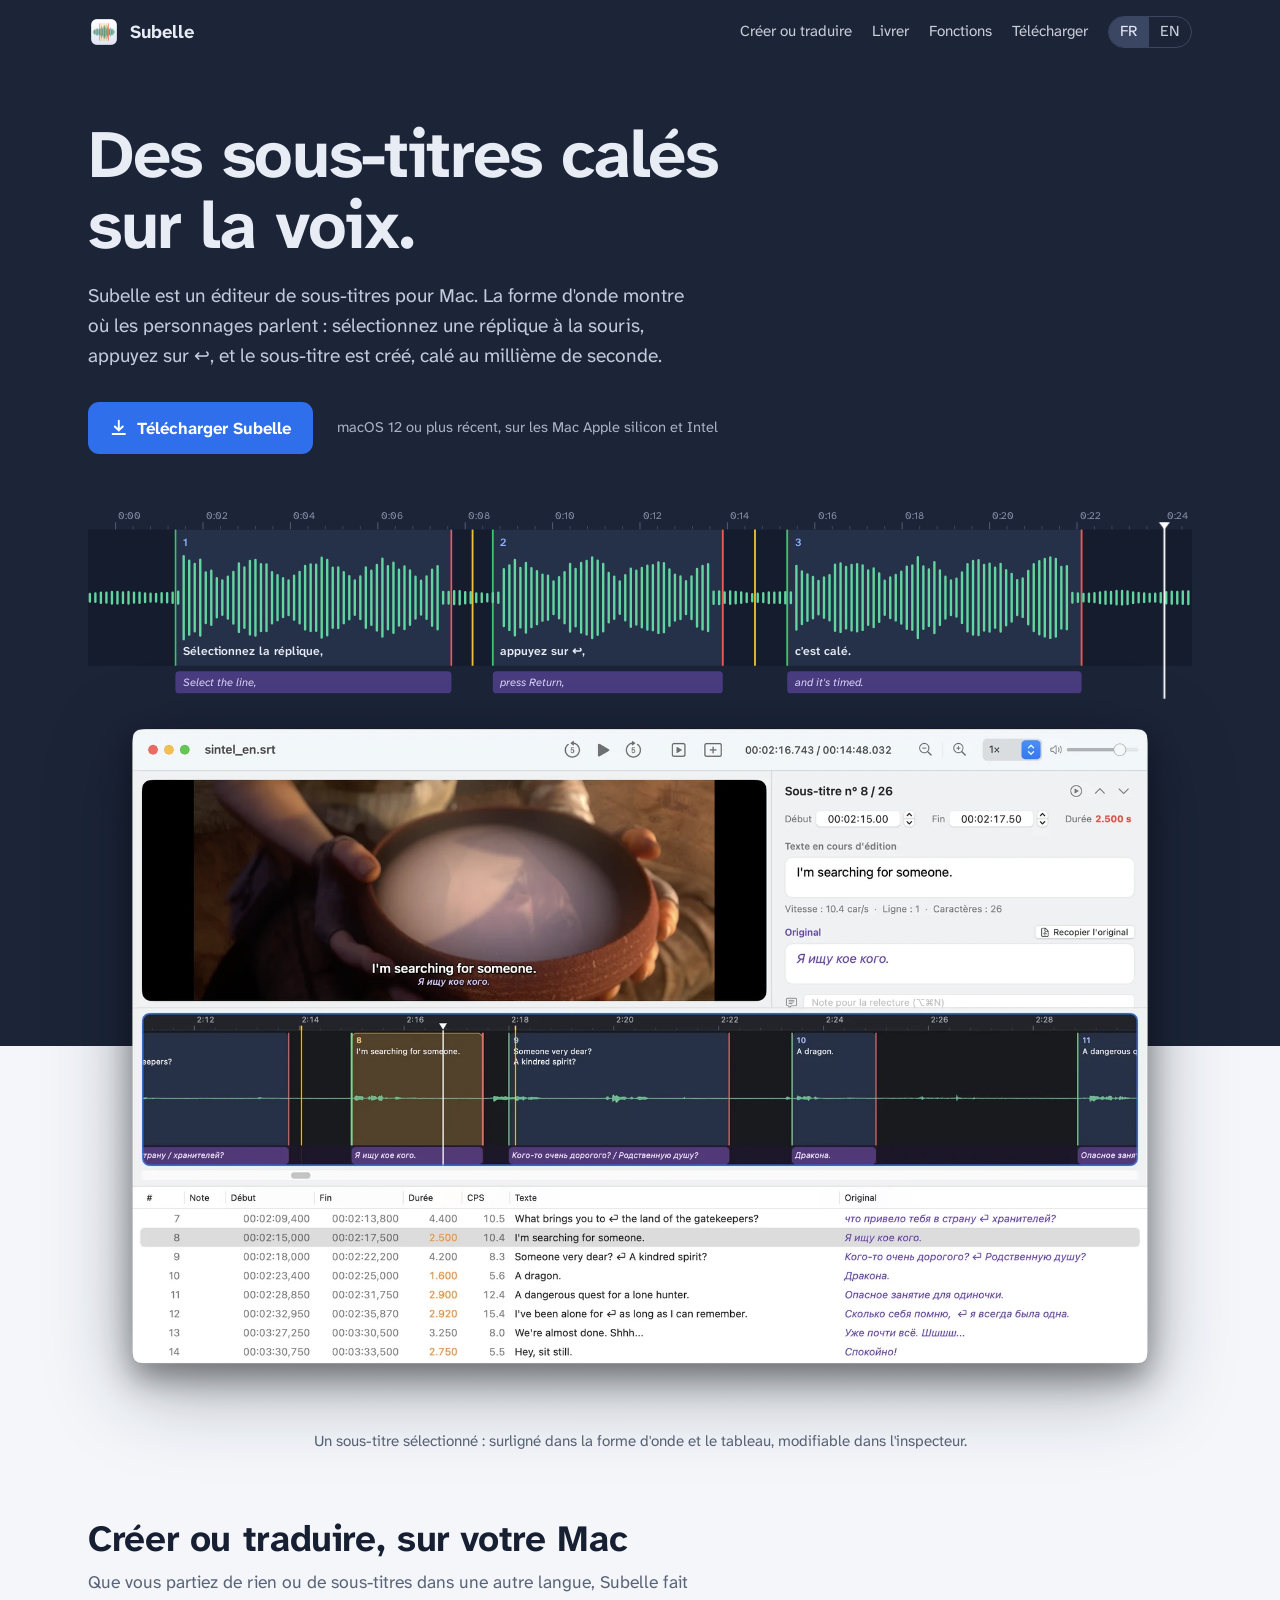
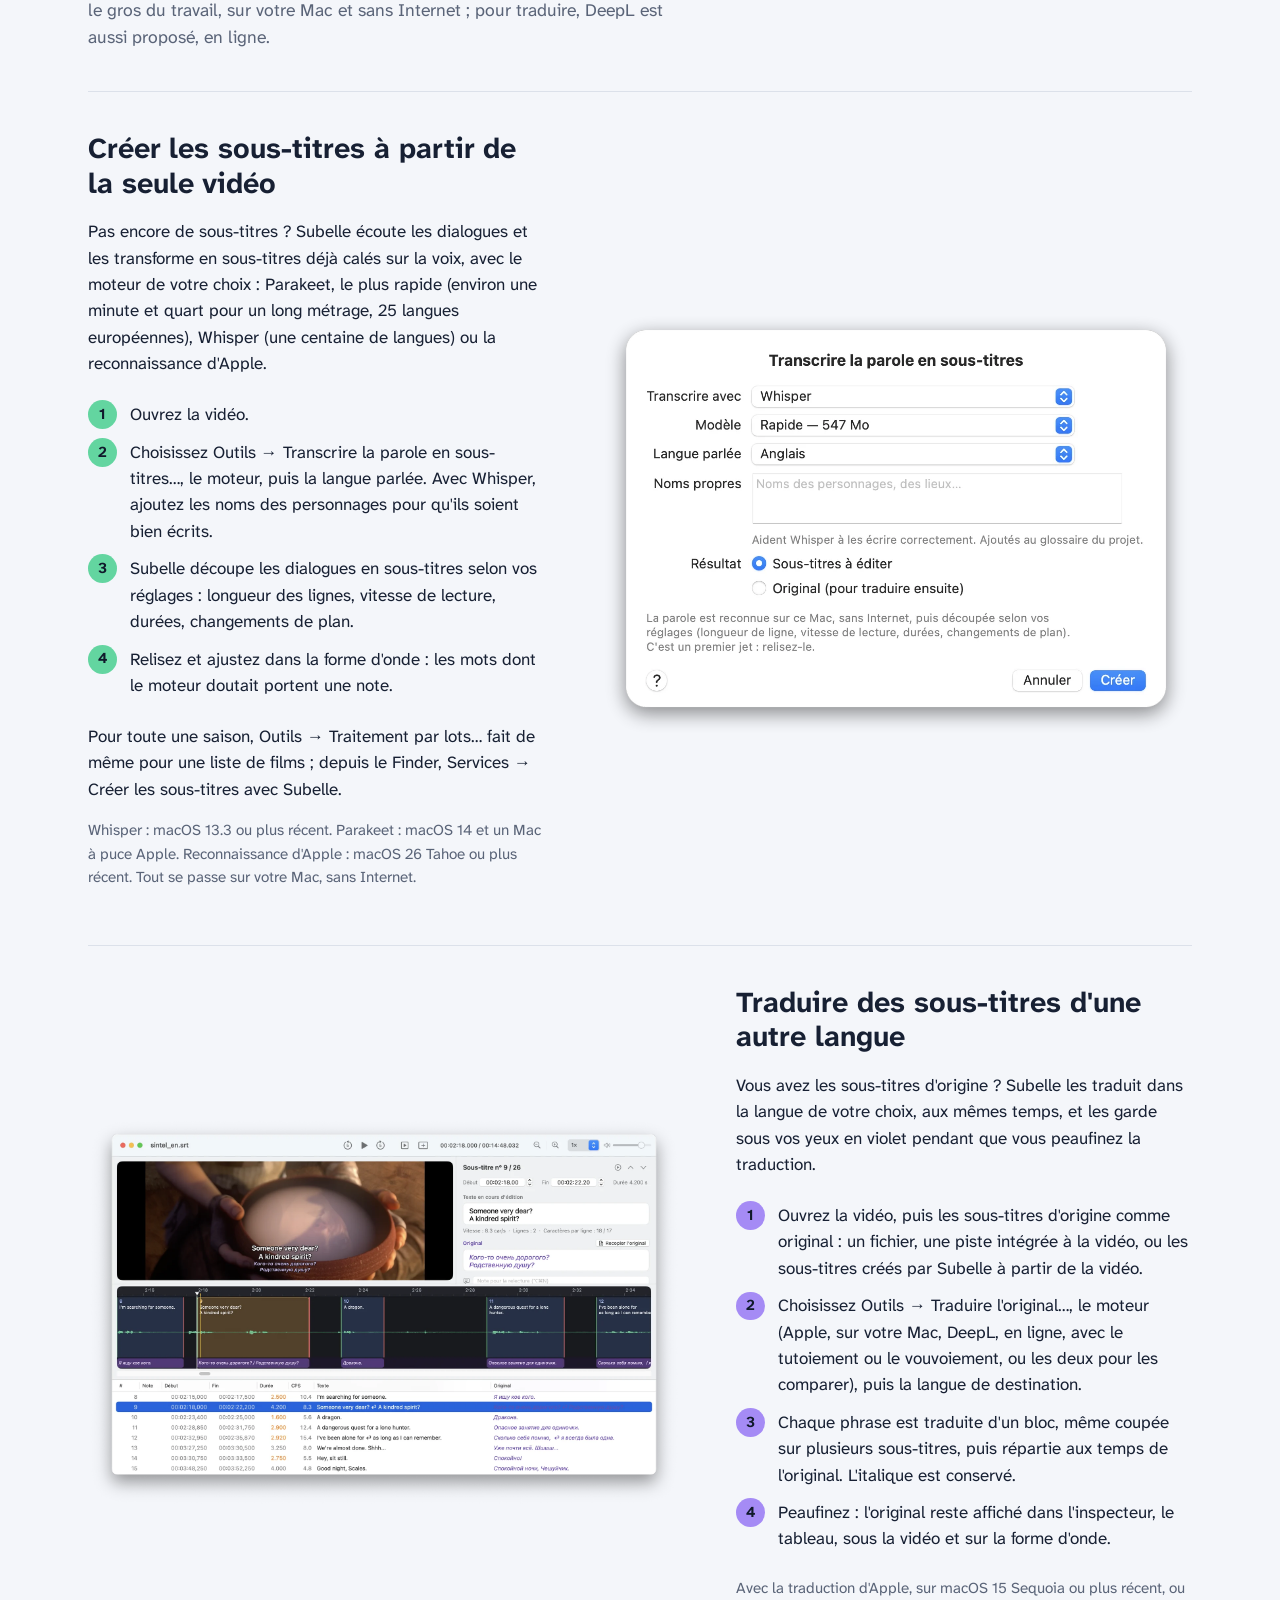
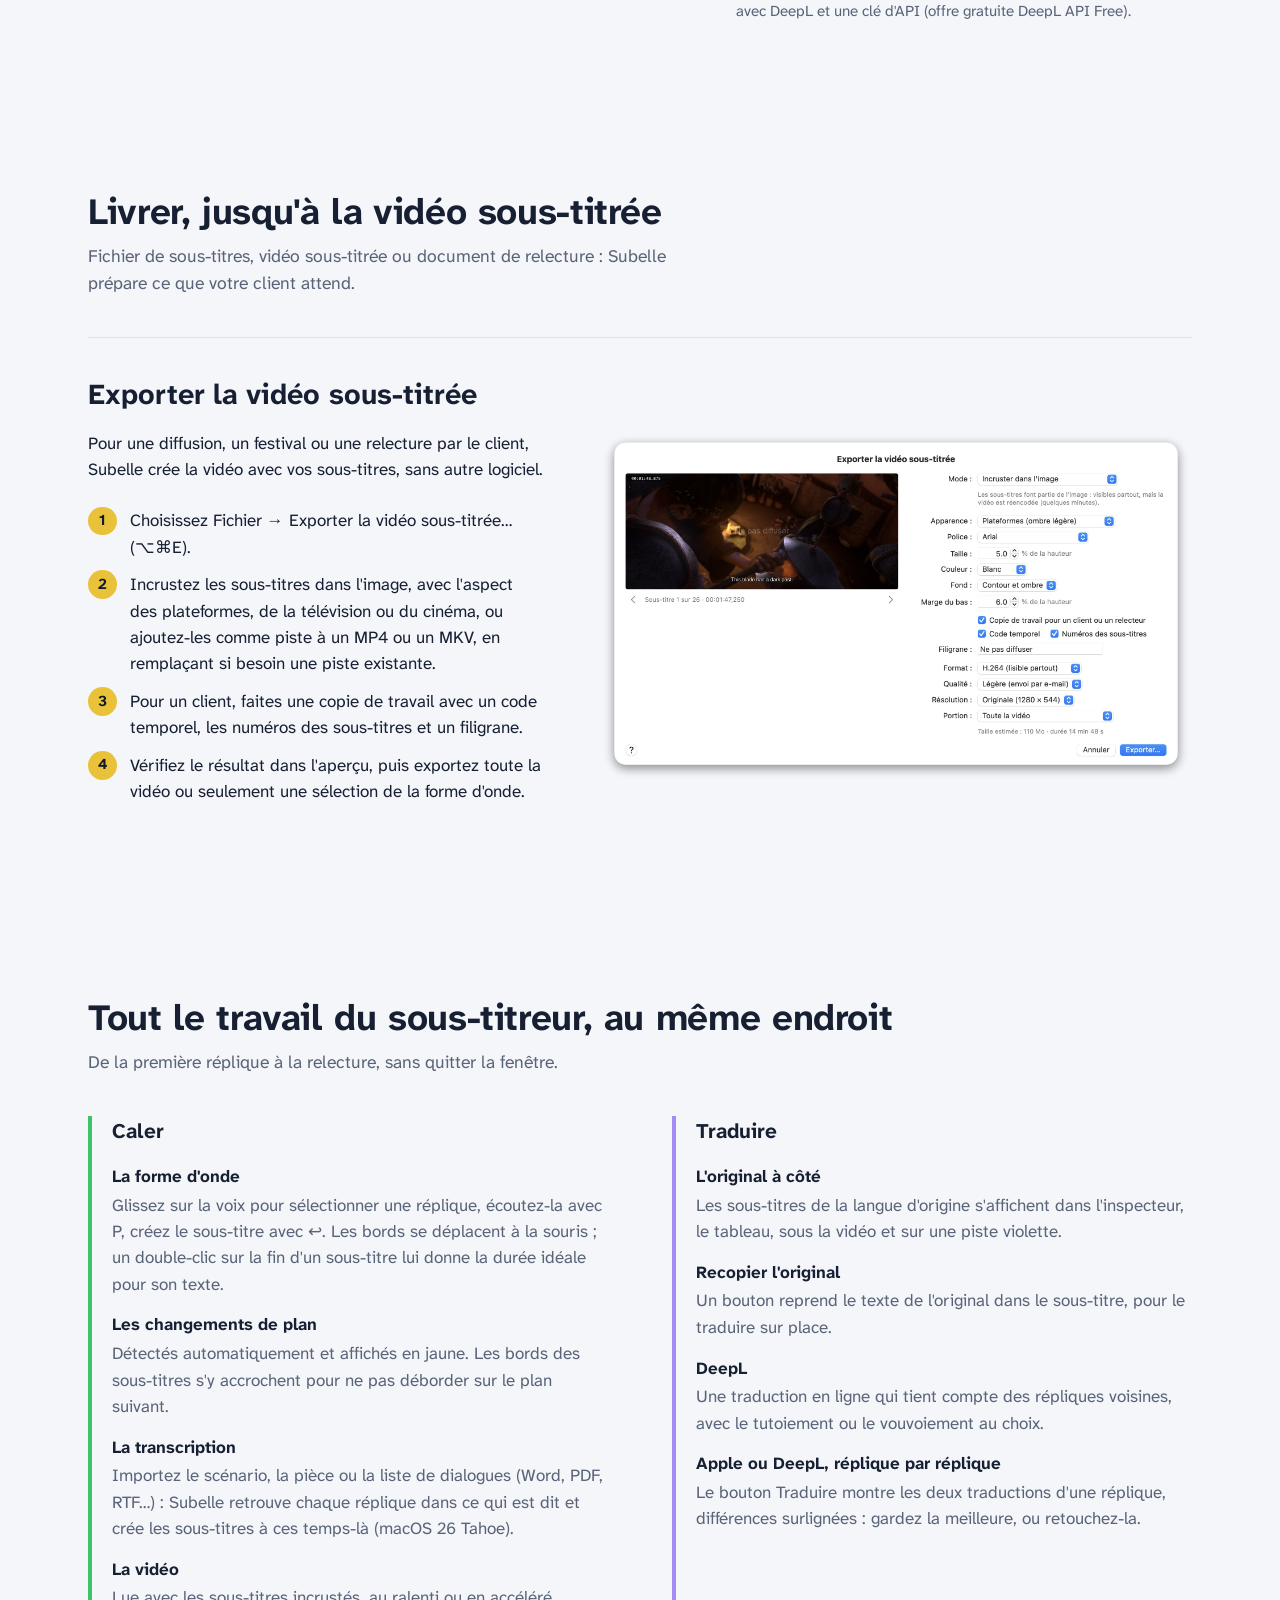
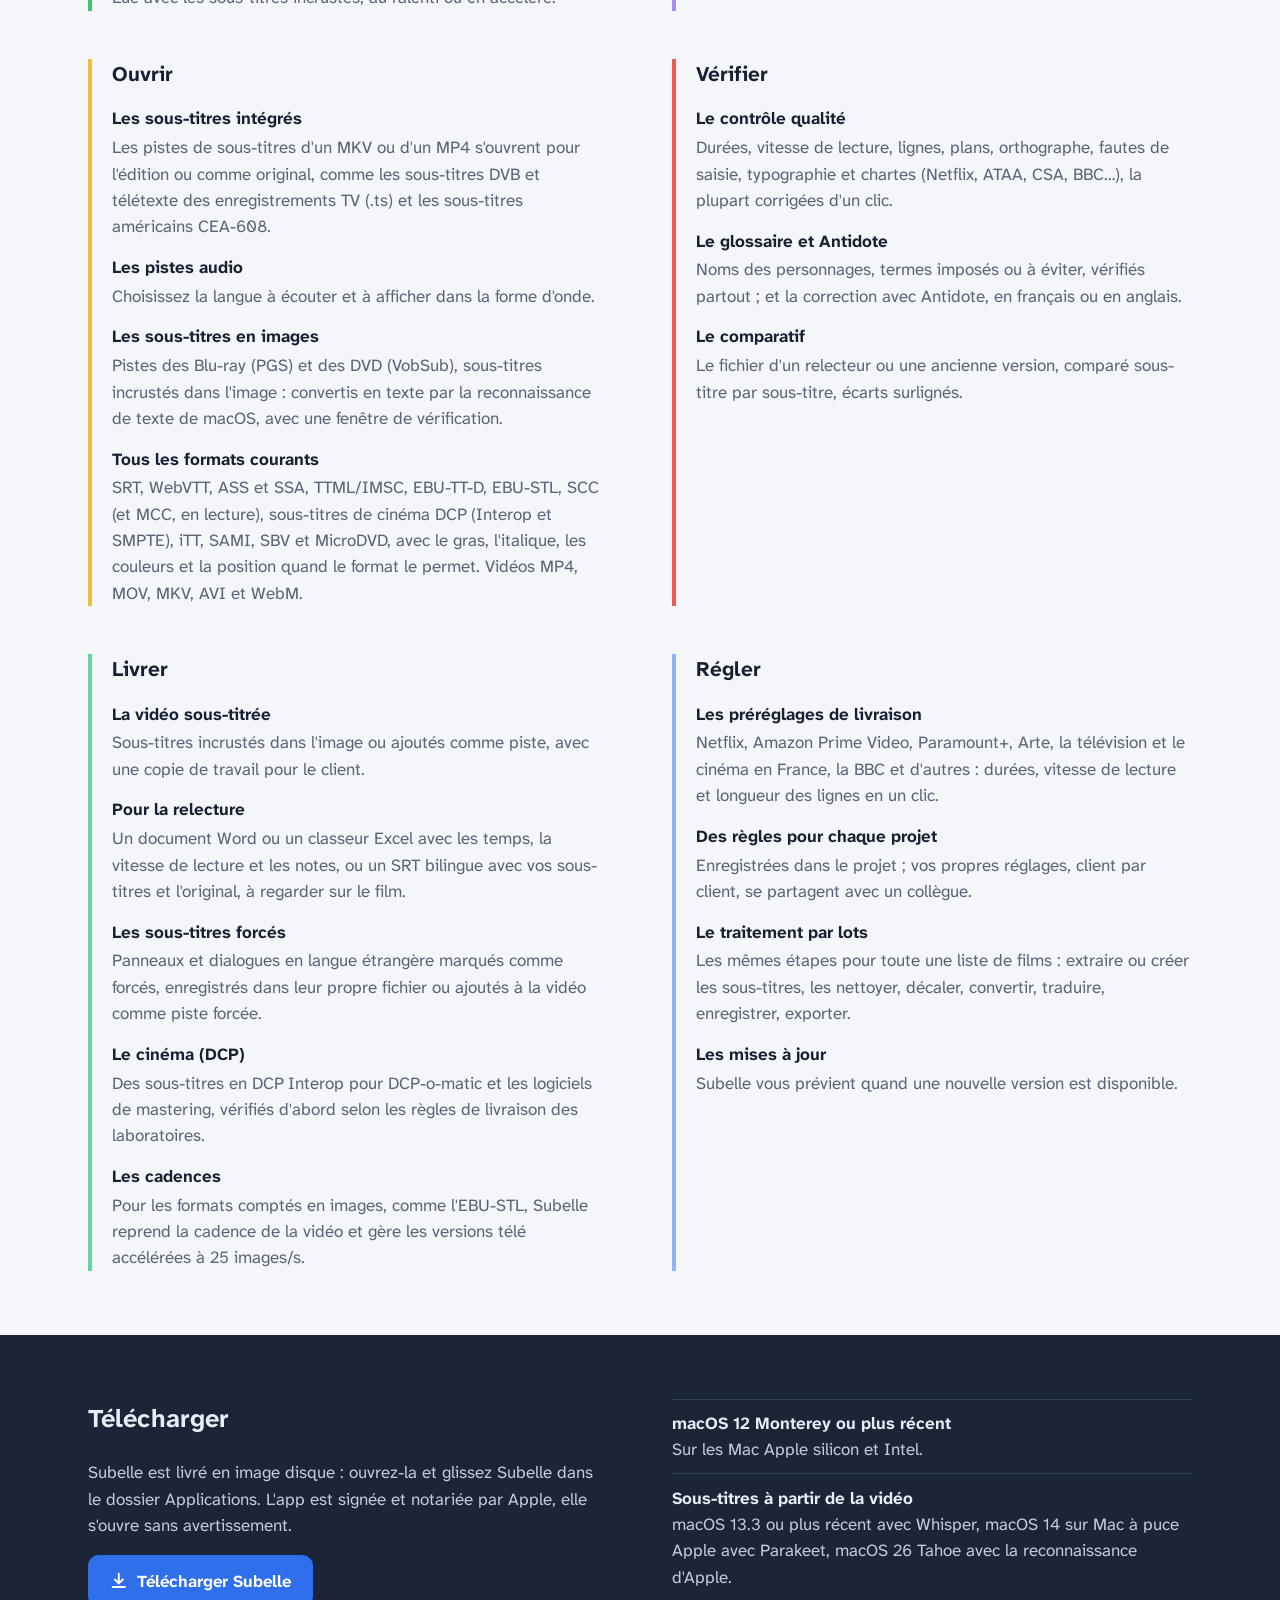
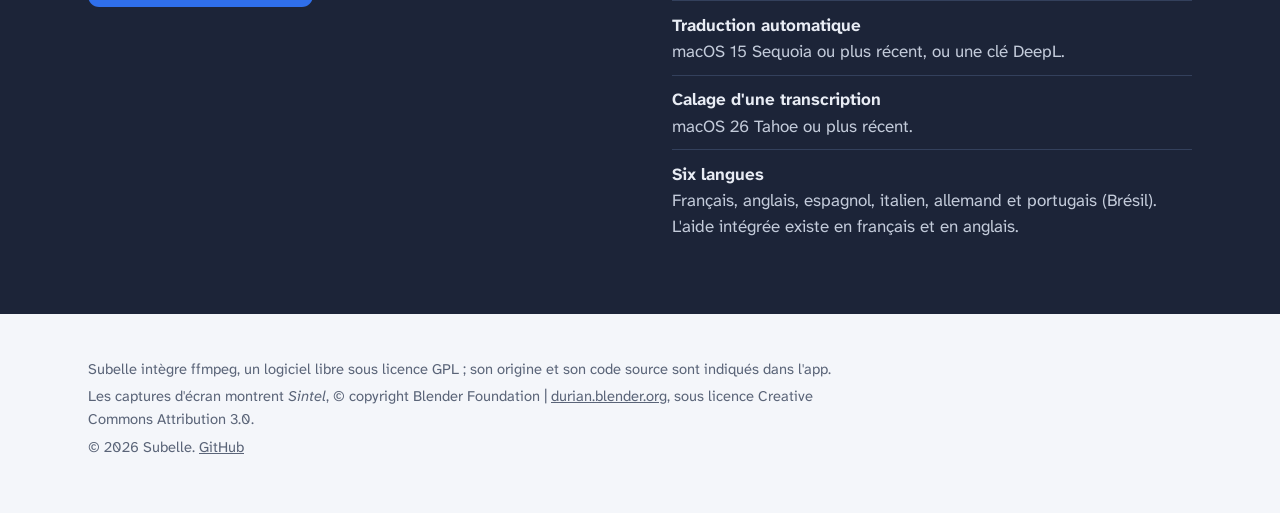
<file: fr/index.html>
<!doctype html>
<html lang="fr">
<head>
<meta charset="utf-8">
<meta name="viewport" content="width=device-width, initial-scale=1">
<title>Subelle — éditeur de sous-titres pour Mac</title>
<meta name="description" content="Subelle est un éditeur de sous-titres pour Mac : on cale chaque réplique en regardant la forme d&#x27;onde de la voix. Il crée aussi des sous-titres à partir de la seule vidéo, traduit des sous-titres d&#x27;une autre langue et exporte la vidéo sous-titrée.">
<link rel="icon" type="image/png" href="../images/favicon.png">
<link rel="apple-touch-icon" href="../images/icon.png">
<link rel="alternate" hreflang="en" href="../">
<link rel="alternate" hreflang="fr" href="./">
<meta property="og:title" content="Subelle">
<meta property="og:description" content="Subelle est un éditeur de sous-titres pour Mac : on cale chaque réplique en regardant la forme d&#x27;onde de la voix. Il crée aussi des sous-titres à partir de la seule vidéo, traduit des sous-titres d&#x27;une autre langue et exporte la vidéo sous-titrée.">
<meta property="og:image" content="../images/fr/translation.webp">
<link rel="preconnect" href="https://fonts.googleapis.com">
<link rel="preconnect" href="https://fonts.gstatic.com" crossorigin>
<link href="https://fonts.googleapis.com/css2?family=Atkinson+Hyperlegible+Next:ital,wght@0,400;0,600;0,700;1,400&display=swap" rel="stylesheet">
<link rel="stylesheet" href="../style.css">
</head>
<body>
<header class="top">
  <div class="wrap">
    <a class="brand" href="./"><img src="../images/icon.png" alt="">Subelle</a>
    <nav aria-label="Navigation">
      <a class="hide-sm" href="#create-translate">Créer ou traduire</a>
      <a class="hide-sm" href="#deliver">Livrer</a>
      <a class="hide-sm" href="#features">Fonctions</a>
      <a class="hide-sm" href="#download">Télécharger</a>
      <span class="langs"><a href="./" lang="fr" data-lang="fr" aria-current="true">FR</a><a href="../" lang="en" data-lang="en" aria-current="false">EN</a></span>
    </nav>
  </div>
</header>
<main>
<div class="hero">
  <div class="wrap">
    <h1>Des sous-titres calés sur la voix.</h1>
    <p class="lead">Subelle est un éditeur de sous-titres pour Mac. La forme d&#x27;onde montre où les personnages parlent : sélectionnez une réplique à la souris, appuyez sur ↩, et le sous-titre est créé, calé au millième de seconde.</p>
    <div class="actions">
      <a class="button" href="#download" data-download><svg viewBox="0 0 20 20" aria-hidden="true"><path d="M10 2v11m0 0l-4.5-4.5M10 13l4.5-4.5M3 17h14" stroke="currentColor" stroke-width="2.2" fill="none" stroke-linecap="round" stroke-linejoin="round"/></svg>Télécharger Subelle</a>
      <p class="fine">macOS 12 ou plus récent, sur les Mac Apple silicon et Intel</p>
    </div>
  </div>
  <div class="wrap strip">
<svg viewBox="0 0 1200 214" role="img" aria-label="Une forme d&#x27;onde avec trois sous-titres calés sur la voix, et l&#x27;original anglais en violet en dessous." xmlns="http://www.w3.org/2000/svg">
<rect x="0" y="0" width="1200" height="30" fill="#1C2438"/>
<line x1="30" y1="22" x2="30" y2="30" stroke="#56627C" stroke-width="1"/>
<text class="ruler" x="33" y="18">0:00</text>
<line x1="49" y1="26" x2="49" y2="30" stroke="#3E4A63" stroke-width="1"/>
<line x1="68" y1="26" x2="68" y2="30" stroke="#3E4A63" stroke-width="1"/>
<line x1="87" y1="26" x2="87" y2="30" stroke="#3E4A63" stroke-width="1"/>
<line x1="106" y1="26" x2="106" y2="30" stroke="#3E4A63" stroke-width="1"/>
<line x1="125" y1="22" x2="125" y2="30" stroke="#56627C" stroke-width="1"/>
<text class="ruler" x="128" y="18">0:02</text>
<line x1="144" y1="26" x2="144" y2="30" stroke="#3E4A63" stroke-width="1"/>
<line x1="163" y1="26" x2="163" y2="30" stroke="#3E4A63" stroke-width="1"/>
<line x1="182" y1="26" x2="182" y2="30" stroke="#3E4A63" stroke-width="1"/>
<line x1="201" y1="26" x2="201" y2="30" stroke="#3E4A63" stroke-width="1"/>
<line x1="220" y1="22" x2="220" y2="30" stroke="#56627C" stroke-width="1"/>
<text class="ruler" x="223" y="18">0:04</text>
<line x1="239" y1="26" x2="239" y2="30" stroke="#3E4A63" stroke-width="1"/>
<line x1="258" y1="26" x2="258" y2="30" stroke="#3E4A63" stroke-width="1"/>
<line x1="277" y1="26" x2="277" y2="30" stroke="#3E4A63" stroke-width="1"/>
<line x1="296" y1="26" x2="296" y2="30" stroke="#3E4A63" stroke-width="1"/>
<line x1="315" y1="22" x2="315" y2="30" stroke="#56627C" stroke-width="1"/>
<text class="ruler" x="318" y="18">0:06</text>
<line x1="334" y1="26" x2="334" y2="30" stroke="#3E4A63" stroke-width="1"/>
<line x1="353" y1="26" x2="353" y2="30" stroke="#3E4A63" stroke-width="1"/>
<line x1="372" y1="26" x2="372" y2="30" stroke="#3E4A63" stroke-width="1"/>
<line x1="391" y1="26" x2="391" y2="30" stroke="#3E4A63" stroke-width="1"/>
<line x1="410" y1="22" x2="410" y2="30" stroke="#56627C" stroke-width="1"/>
<text class="ruler" x="413" y="18">0:08</text>
<line x1="429" y1="26" x2="429" y2="30" stroke="#3E4A63" stroke-width="1"/>
<line x1="448" y1="26" x2="448" y2="30" stroke="#3E4A63" stroke-width="1"/>
<line x1="467" y1="26" x2="467" y2="30" stroke="#3E4A63" stroke-width="1"/>
<line x1="486" y1="26" x2="486" y2="30" stroke="#3E4A63" stroke-width="1"/>
<line x1="505" y1="22" x2="505" y2="30" stroke="#56627C" stroke-width="1"/>
<text class="ruler" x="508" y="18">0:10</text>
<line x1="524" y1="26" x2="524" y2="30" stroke="#3E4A63" stroke-width="1"/>
<line x1="543" y1="26" x2="543" y2="30" stroke="#3E4A63" stroke-width="1"/>
<line x1="562" y1="26" x2="562" y2="30" stroke="#3E4A63" stroke-width="1"/>
<line x1="581" y1="26" x2="581" y2="30" stroke="#3E4A63" stroke-width="1"/>
<line x1="600" y1="22" x2="600" y2="30" stroke="#56627C" stroke-width="1"/>
<text class="ruler" x="603" y="18">0:12</text>
<line x1="619" y1="26" x2="619" y2="30" stroke="#3E4A63" stroke-width="1"/>
<line x1="638" y1="26" x2="638" y2="30" stroke="#3E4A63" stroke-width="1"/>
<line x1="657" y1="26" x2="657" y2="30" stroke="#3E4A63" stroke-width="1"/>
<line x1="676" y1="26" x2="676" y2="30" stroke="#3E4A63" stroke-width="1"/>
<line x1="695" y1="22" x2="695" y2="30" stroke="#56627C" stroke-width="1"/>
<text class="ruler" x="698" y="18">0:14</text>
<line x1="714" y1="26" x2="714" y2="30" stroke="#3E4A63" stroke-width="1"/>
<line x1="733" y1="26" x2="733" y2="30" stroke="#3E4A63" stroke-width="1"/>
<line x1="752" y1="26" x2="752" y2="30" stroke="#3E4A63" stroke-width="1"/>
<line x1="771" y1="26" x2="771" y2="30" stroke="#3E4A63" stroke-width="1"/>
<line x1="790" y1="22" x2="790" y2="30" stroke="#56627C" stroke-width="1"/>
<text class="ruler" x="793" y="18">0:16</text>
<line x1="809" y1="26" x2="809" y2="30" stroke="#3E4A63" stroke-width="1"/>
<line x1="828" y1="26" x2="828" y2="30" stroke="#3E4A63" stroke-width="1"/>
<line x1="847" y1="26" x2="847" y2="30" stroke="#3E4A63" stroke-width="1"/>
<line x1="866" y1="26" x2="866" y2="30" stroke="#3E4A63" stroke-width="1"/>
<line x1="885" y1="22" x2="885" y2="30" stroke="#56627C" stroke-width="1"/>
<text class="ruler" x="888" y="18">0:18</text>
<line x1="904" y1="26" x2="904" y2="30" stroke="#3E4A63" stroke-width="1"/>
<line x1="923" y1="26" x2="923" y2="30" stroke="#3E4A63" stroke-width="1"/>
<line x1="942" y1="26" x2="942" y2="30" stroke="#3E4A63" stroke-width="1"/>
<line x1="961" y1="26" x2="961" y2="30" stroke="#3E4A63" stroke-width="1"/>
<line x1="980" y1="22" x2="980" y2="30" stroke="#56627C" stroke-width="1"/>
<text class="ruler" x="983" y="18">0:20</text>
<line x1="999" y1="26" x2="999" y2="30" stroke="#3E4A63" stroke-width="1"/>
<line x1="1018" y1="26" x2="1018" y2="30" stroke="#3E4A63" stroke-width="1"/>
<line x1="1037" y1="26" x2="1037" y2="30" stroke="#3E4A63" stroke-width="1"/>
<line x1="1056" y1="26" x2="1056" y2="30" stroke="#3E4A63" stroke-width="1"/>
<line x1="1075" y1="22" x2="1075" y2="30" stroke="#56627C" stroke-width="1"/>
<text class="ruler" x="1078" y="18">0:22</text>
<line x1="1094" y1="26" x2="1094" y2="30" stroke="#3E4A63" stroke-width="1"/>
<line x1="1113" y1="26" x2="1113" y2="30" stroke="#3E4A63" stroke-width="1"/>
<line x1="1132" y1="26" x2="1132" y2="30" stroke="#3E4A63" stroke-width="1"/>
<line x1="1151" y1="26" x2="1151" y2="30" stroke="#3E4A63" stroke-width="1"/>
<line x1="1170" y1="22" x2="1170" y2="30" stroke="#56627C" stroke-width="1"/>
<text class="ruler" x="1173" y="18">0:24</text>
<line x1="1189" y1="26" x2="1189" y2="30" stroke="#3E4A63" stroke-width="1"/>
<line x1="1208" y1="26" x2="1208" y2="30" stroke="#3E4A63" stroke-width="1"/>
<line x1="1227" y1="26" x2="1227" y2="30" stroke="#3E4A63" stroke-width="1"/>
<line x1="1246" y1="26" x2="1246" y2="30" stroke="#3E4A63" stroke-width="1"/>
<rect x="0" y="30" width="1200" height="148" fill="#151C2D"/>
<g class="cue c1">
<rect x="95" y="30" width="300" height="148" fill="#253049"/>
<line x1="95" y1="30" x2="95" y2="178" stroke="#3DC46B" stroke-width="2"/>
<line x1="395" y1="30" x2="395" y2="178" stroke="#EE5B52" stroke-width="2"/>
<text class="cue-text" x="103" y="48" style="fill:#8FB4FF;font-size:12px">1</text>
<text class="cue-text" x="103" y="166">Sélectionnez la réplique,</text>
</g>
<g class="cue c2">
<rect x="440" y="30" width="250" height="148" fill="#253049"/>
<line x1="440" y1="30" x2="440" y2="178" stroke="#3DC46B" stroke-width="2"/>
<line x1="690" y1="30" x2="690" y2="178" stroke="#EE5B52" stroke-width="2"/>
<text class="cue-text" x="448" y="48" style="fill:#8FB4FF;font-size:12px">2</text>
<text class="cue-text" x="448" y="166">appuyez sur ↩,</text>
</g>
<g class="cue c3">
<rect x="760" y="30" width="320" height="148" fill="#253049"/>
<line x1="760" y1="30" x2="760" y2="178" stroke="#3DC46B" stroke-width="2"/>
<line x1="1080" y1="30" x2="1080" y2="178" stroke="#EE5B52" stroke-width="2"/>
<text class="cue-text" x="768" y="48" style="fill:#8FB4FF;font-size:12px">3</text>
<text class="cue-text" x="768" y="166">c&#x27;est calé.</text>
</g>
<line x1="418" y1="30" x2="418" y2="178" stroke="#E9C23A" stroke-width="2"/>
<line x1="725" y1="30" x2="725" y2="178" stroke="#E9C23A" stroke-width="2"/>
<path d="M2,99.9V108.1 M8,99.5V108.5 M14,98.5V109.5 M20,98.7V109.3 M26,97.7V110.3 M32,97.8V110.2 M38,98.3V109.7 M44,97.7V110.3 M50,98.7V109.3 M56,98.5V109.5 M62,99.3V108.7 M68,99.8V108.2 M74,99.9V108.1 M80,99.1V108.9 M86,99.0V109.0 M92,98.5V109.5 M98,97.6V110.4 M104,58.9V149.1 M110,63.8V144.2 M116,67.4V140.6 M122,62.8V145.2 M128,76.5V131.5 M134,74.6V133.4 M140,82.8V125.2 M146,85.4V122.6 M152,81.3V126.7 M158,76.0V132.0 M164,66.8V141.2 M170,71.2V136.8 M176,64.1V143.9 M182,62.9V145.1 M188,67.7V140.3 M194,67.8V140.2 M200,76.2V131.8 M206,79.6V128.4 M212,82.9V125.1 M218,85.2V122.8 M224,80.1V127.9 M230,76.1V131.9 M236,69.5V138.5 M242,67.8V140.2 M248,68.1V139.9 M254,60.6V147.4 M260,63.1V144.9 M266,71.3V136.7 M272,71.1V136.9 M278,76.3V131.7 M284,80.6V127.4 M290,85.4V122.6 M296,80.9V127.1 M302,71.2V136.8 M308,74.6V133.4 M314,68.4V139.6 M320,61.7V146.3 M326,69.8V138.2 M332,65.9V142.1 M338,73.7V134.3 M344,70.0V138.0 M350,74.5V133.5 M356,81.3V126.7 M362,85.6V122.4 M368,81.0V127.0 M374,73.6V134.4 M380,69.7V138.3 M386,97.7V110.3 M392,97.7V110.3 M398,97.0V111.0 M404,96.9V111.1 M410,98.0V110.0 M416,98.1V109.9 M422,99.3V108.7 M428,99.4V108.6 M434,100.1V107.9 M440,99.2V108.8 M446,98.5V109.5 M452,73.1V134.9 M458,69.0V139.0 M464,63.1V144.9 M470,71.7V136.3 M476,66.2V141.8 M482,72.0V136.0 M488,75.2V132.8 M494,79.0V129.0 M500,80.1V127.9 M506,86.3V121.7 M512,81.7V126.3 M518,76.3V131.7 M524,67.2V140.8 M530,72.9V135.1 M536,66.2V141.8 M542,64.1V143.9 M548,60.2V147.8 M554,63.7V144.3 M560,67.4V140.6 M566,77.2V130.8 M572,81.1V126.9 M578,86.4V121.6 M584,79.5V128.5 M590,72.4V135.6 M596,74.8V133.2 M602,71.8V136.2 M608,69.3V138.7 M614,68.7V139.3 M620,65.7V142.3 M626,66.5V141.5 M632,73.4V134.6 M638,79.1V128.9 M644,80.9V127.1 M650,86.2V121.8 M656,80.9V127.1 M662,72.7V135.3 M668,69.5V138.5 M674,67.7V140.3 M680,97.4V110.6 M686,97.2V110.8 M692,98.4V109.6 M698,97.3V110.7 M704,97.9V110.1 M710,98.4V109.6 M716,99.3V108.7 M722,100.1V107.9 M728,99.6V108.4 M734,99.2V108.8 M740,98.2V109.8 M746,98.6V109.4 M752,98.4V109.6 M758,98.0V110.0 M764,98.2V109.8 M770,69.4V138.6 M776,75.4V132.6 M782,78.8V129.2 M788,81.6V126.4 M794,85.9V122.1 M800,82.1V125.9 M806,79.5V128.5 M812,68.1V139.9 M818,66.8V141.2 M824,70.6V137.4 M830,68.4V139.6 M836,67.5V140.5 M842,69.0V139.0 M848,74.5V133.5 M854,72.1V135.9 M860,77.7V130.3 M866,85.5V122.5 M872,81.9V126.1 M878,79.3V128.7 M884,75.8V132.2 M890,70.2V137.8 M896,69.1V138.9 M902,60.1V147.9 M908,70.1V137.9 M914,73.3V134.7 M920,65.5V142.5 M926,74.4V133.6 M932,81.3V126.7 M938,85.2V122.8 M944,83.5V124.5 M950,76.6V131.4 M956,67.5V140.5 M962,64.0V144.0 M968,63.3V144.7 M974,68.3V139.7 M980,67.1V140.9 M986,71.4V136.6 M992,67.2V140.8 M998,74.1V133.9 M1004,78.1V129.9 M1010,85.1V122.9 M1016,83.1V124.9 M1022,75.0V133.0 M1028,67.7V140.3 M1034,64.3V143.7 M1040,61.9V146.1 M1046,60.3V147.7 M1052,61.8V146.2 M1058,70.5V137.5 M1064,69.8V138.2 M1070,98.8V109.2 M1076,99.5V108.5 M1082,100.0V108.0 M1088,99.7V108.3 M1094,99.2V108.8 M1100,98.2V109.8 M1106,97.4V110.6 M1112,97.8V110.2 M1118,96.8V111.2 M1124,96.7V111.3 M1130,97.1V110.9 M1136,98.3V109.7 M1142,98.9V109.1 M1148,99.4V108.6 M1154,99.9V108.1 M1160,99.8V108.2 M1166,99.0V109.0 M1172,98.0V110.0 M1178,97.5V110.5 M1184,97.7V110.3 M1190,97.3V110.7 M1196,97.1V110.9" stroke="#63D5A0" stroke-width="2.6" stroke-linecap="round" fill="none"/>
<rect x="95" y="184" width="300" height="24" rx="4" fill="#4A3C80"/>
<text x="103" y="200" style="font:italic 12px 'Atkinson Hyperlegible Next',sans-serif;fill:#E2D8FF">Select the line,</text>
<rect x="440" y="184" width="250" height="24" rx="4" fill="#4A3C80"/>
<text x="448" y="200" style="font:italic 12px 'Atkinson Hyperlegible Next',sans-serif;fill:#E2D8FF">press Return,</text>
<rect x="760" y="184" width="320" height="24" rx="4" fill="#4A3C80"/>
<text x="768" y="200" style="font:italic 12px 'Atkinson Hyperlegible Next',sans-serif;fill:#E2D8FF">and it&#x27;s timed.</text>
<g class="playhead"><line x1="30" y1="24" x2="30" y2="214" stroke="#FFFFFF" stroke-width="2"/><path d="M24,22 L36,22 L30,30Z" fill="#FFFFFF"/></g>
</svg>
  </div>
</div>
<div class="shot-hero">
  <div class="wrap">
    <figure><img src="../images/fr/editing.webp" width="1800" height="1179" alt="La fenêtre de Subelle : la vidéo, l&#x27;inspecteur, la forme d&#x27;onde et le tableau des sous-titres."><figcaption>Un sous-titre sélectionné : surligné dans la forme d&#x27;onde et le tableau, modifiable dans l&#x27;inspecteur.</figcaption></figure>
  </div>
</div>
<section id="create-translate" class="scenarios">
  <div class="wrap">
    <h2>Créer ou traduire, sur votre Mac</h2>
    <p class="intro">Que vous partiez de rien ou de sous-titres dans une autre langue, Subelle fait le gros du travail, sur votre Mac et sans Internet ; pour traduire, DeepL est aussi proposé, en ligne.</p>
    <article class="scenario create"><div class="text"><h3>Créer les sous-titres à partir de la seule vidéo</h3><p>Pas encore de sous-titres ? Subelle écoute les dialogues et les transforme en sous-titres déjà calés sur la voix, avec le moteur de votre choix : Parakeet, le plus rapide (environ une minute et quart pour un long métrage, 25 langues européennes), Whisper (une centaine de langues) ou la reconnaissance d&#x27;Apple.</p><ol><li>Ouvrez la vidéo.</li><li>Choisissez Outils → Transcrire la parole en sous-titres…, le moteur, puis la langue parlée. Avec Whisper, ajoutez les noms des personnages pour qu&#x27;ils soient bien écrits.</li><li>Subelle découpe les dialogues en sous-titres selon vos réglages : longueur des lignes, vitesse de lecture, durées, changements de plan.</li><li>Relisez et ajustez dans la forme d&#x27;onde : les mots dont le moteur doutait portent une note.</li></ol><p>Pour toute une saison, Outils → Traitement par lots… fait de même pour une liste de films ; depuis le Finder, Services → Créer les sous-titres avec Subelle.</p><p class="req">Whisper : macOS 13.3 ou plus récent. Parakeet : macOS 14 et un Mac à puce Apple. Reconnaissance d&#x27;Apple : macOS 26 Tahoe ou plus récent. Tout se passe sur votre Mac, sans Internet.</p></div><figure><img src="../images/fr/draft.webp" alt="La fenêtre Transcrire la parole en sous-titres, avec le moteur, le modèle, la langue parlée et les noms propres."></figure></article><article class="scenario translate"><div class="text"><h3>Traduire des sous-titres d&#x27;une autre langue</h3><p>Vous avez les sous-titres d&#x27;origine ? Subelle les traduit dans la langue de votre choix, aux mêmes temps, et les garde sous vos yeux en violet pendant que vous peaufinez la traduction.</p><ol><li>Ouvrez la vidéo, puis les sous-titres d&#x27;origine comme original : un fichier, une piste intégrée à la vidéo, ou les sous-titres créés par Subelle à partir de la vidéo.</li><li>Choisissez Outils → Traduire l&#x27;original…, le moteur (Apple, sur votre Mac, DeepL, en ligne, avec le tutoiement ou le vouvoiement, ou les deux pour les comparer), puis la langue de destination.</li><li>Chaque phrase est traduite d&#x27;un bloc, même coupée sur plusieurs sous-titres, puis répartie aux temps de l&#x27;original. L&#x27;italique est conservé.</li><li>Peaufinez : l&#x27;original reste affiché dans l&#x27;inspecteur, le tableau, sous la vidéo et sur la forme d&#x27;onde.</li></ol><p class="req">Avec la traduction d&#x27;Apple, sur macOS 15 Sequoia ou plus récent, ou avec DeepL et une clé d&#x27;API (offre gratuite DeepL API Free).</p></div><figure><img src="../images/fr/translation.webp" alt="Une traduction en cours : le sous-titre anglais sur l&#x27;image, l&#x27;original russe en violet dans l&#x27;inspecteur, sur la forme d&#x27;onde et dans le tableau."></figure></article>
  </div>
</section>
<section id="deliver" class="scenarios">
  <div class="wrap">
    <h2>Livrer, jusqu&#x27;à la vidéo sous-titrée</h2>
    <p class="intro">Fichier de sous-titres, vidéo sous-titrée ou document de relecture : Subelle prépare ce que votre client attend.</p>
    <article class="scenario deliver"><div class="text"><h3>Exporter la vidéo sous-titrée</h3><p>Pour une diffusion, un festival ou une relecture par le client, Subelle crée la vidéo avec vos sous-titres, sans autre logiciel.</p><ol><li>Choisissez Fichier → Exporter la vidéo sous-titrée… (⌥⌘E).</li><li>Incrustez les sous-titres dans l&#x27;image, avec l&#x27;aspect des plateformes, de la télévision ou du cinéma, ou ajoutez-les comme piste à un MP4 ou un MKV, en remplaçant si besoin une piste existante.</li><li>Pour un client, faites une copie de travail avec un code temporel, les numéros des sous-titres et un filigrane.</li><li>Vérifiez le résultat dans l&#x27;aperçu, puis exportez toute la vidéo ou seulement une sélection de la forme d&#x27;onde.</li></ol></div><figure><img src="../images/fr/export.webp" alt="La fenêtre Exporter la vidéo sous-titrée, avec l&#x27;aperçu de l&#x27;image et les réglages d&#x27;apparence."></figure></article>
  </div>
</section>
<section id="features">
  <div class="wrap">
    <h2>Tout le travail du sous-titreur, au même endroit</h2>
    <p class="intro">De la première réplique à la relecture, sans quitter la fenêtre.</p>
    <div class="steps"><div class="step time"><h3>Caler</h3><dl><dt>La forme d&#x27;onde</dt><dd>Glissez sur la voix pour sélectionner une réplique, écoutez-la avec P, créez le sous-titre avec ↩. Les bords se déplacent à la souris ; un double-clic sur la fin d&#x27;un sous-titre lui donne la durée idéale pour son texte.</dd><dt>Les changements de plan</dt><dd>Détectés automatiquement et affichés en jaune. Les bords des sous-titres s&#x27;y accrochent pour ne pas déborder sur le plan suivant.</dd><dt>La transcription</dt><dd>Importez le scénario, la pièce ou la liste de dialogues (Word, PDF, RTF…) : Subelle retrouve chaque réplique dans ce qui est dit et crée les sous-titres à ces temps-là (macOS 26 Tahoe).</dd><dt>La vidéo</dt><dd>Lue avec les sous-titres incrustés, au ralenti ou en accéléré.</dd></dl></div><div class="step translate"><h3>Traduire</h3><dl><dt>L&#x27;original à côté</dt><dd>Les sous-titres de la langue d&#x27;origine s&#x27;affichent dans l&#x27;inspecteur, le tableau, sous la vidéo et sur une piste violette.</dd><dt>Recopier l&#x27;original</dt><dd>Un bouton reprend le texte de l&#x27;original dans le sous-titre, pour le traduire sur place.</dd><dt>DeepL</dt><dd>Une traduction en ligne qui tient compte des répliques voisines, avec le tutoiement ou le vouvoiement au choix.</dd><dt>Apple ou DeepL, réplique par réplique</dt><dd>Le bouton Traduire montre les deux traductions d&#x27;une réplique, différences surlignées : gardez la meilleure, ou retouchez-la.</dd></dl></div><div class="step start"><h3>Ouvrir</h3><dl><dt>Les sous-titres intégrés</dt><dd>Les pistes de sous-titres d&#x27;un MKV ou d&#x27;un MP4 s&#x27;ouvrent pour l&#x27;édition ou comme original, comme les sous-titres DVB et télétexte des enregistrements TV (.ts) et les sous-titres américains CEA-608.</dd><dt>Les pistes audio</dt><dd>Choisissez la langue à écouter et à afficher dans la forme d&#x27;onde.</dd><dt>Les sous-titres en images</dt><dd>Pistes des Blu-ray (PGS) et des DVD (VobSub), sous-titres incrustés dans l&#x27;image : convertis en texte par la reconnaissance de texte de macOS, avec une fenêtre de vérification.</dd><dt>Tous les formats courants</dt><dd>SRT, WebVTT, ASS et SSA, TTML/IMSC, EBU-TT-D, EBU-STL, SCC (et MCC, en lecture), sous-titres de cinéma DCP (Interop et SMPTE), iTT, SAMI, SBV et MicroDVD, avec le gras, l&#x27;italique, les couleurs et la position quand le format le permet. Vidéos MP4, MOV, MKV, AVI et WebM.</dd></dl></div><div class="step check"><h3>Vérifier</h3><dl><dt>Le contrôle qualité</dt><dd>Durées, vitesse de lecture, lignes, plans, orthographe, fautes de saisie, typographie et chartes (Netflix, ATAA, CSA, BBC…), la plupart corrigées d&#x27;un clic.</dd><dt>Le glossaire et Antidote</dt><dd>Noms des personnages, termes imposés ou à éviter, vérifiés partout ; et la correction avec Antidote, en français ou en anglais.</dd><dt>Le comparatif</dt><dd>Le fichier d&#x27;un relecteur ou une ancienne version, comparé sous-titre par sous-titre, écarts surlignés.</dd></dl></div><div class="step deliver"><h3>Livrer</h3><dl><dt>La vidéo sous-titrée</dt><dd>Sous-titres incrustés dans l&#x27;image ou ajoutés comme piste, avec une copie de travail pour le client.</dd><dt>Pour la relecture</dt><dd>Un document Word ou un classeur Excel avec les temps, la vitesse de lecture et les notes, ou un SRT bilingue avec vos sous-titres et l&#x27;original, à regarder sur le film.</dd><dt>Les sous-titres forcés</dt><dd>Panneaux et dialogues en langue étrangère marqués comme forcés, enregistrés dans leur propre fichier ou ajoutés à la vidéo comme piste forcée.</dd><dt>Le cinéma (DCP)</dt><dd>Des sous-titres en DCP Interop pour DCP-o-matic et les logiciels de mastering, vérifiés d&#x27;abord selon les règles de livraison des laboratoires.</dd><dt>Les cadences</dt><dd>Pour les formats comptés en images, comme l&#x27;EBU-STL, Subelle reprend la cadence de la vidéo et gère les versions télé accélérées à 25 images/s.</dd></dl></div><div class="step settings"><h3>Régler</h3><dl><dt>Les préréglages de livraison</dt><dd>Netflix, Amazon Prime Video, Paramount+, Arte, la télévision et le cinéma en France, la BBC et d&#x27;autres : durées, vitesse de lecture et longueur des lignes en un clic.</dd><dt>Des règles pour chaque projet</dt><dd>Enregistrées dans le projet ; vos propres réglages, client par client, se partagent avec un collègue.</dd><dt>Le traitement par lots</dt><dd>Les mêmes étapes pour toute une liste de films : extraire ou créer les sous-titres, les nettoyer, décaler, convertir, traduire, enregistrer, exporter.</dd><dt>Les mises à jour</dt><dd>Subelle vous prévient quand une nouvelle version est disponible.</dd></dl></div></div>
  </div>
</section>
<section id="download" class="get">
  <div class="wrap">
    <div>
      <h2>Télécharger</h2>
      <p>Subelle est livré en image disque : ouvrez-la et glissez Subelle dans le dossier Applications. L&#x27;app est signée et notariée par Apple, elle s&#x27;ouvre sans avertissement.</p>
      <p><a class="button" href="#download" data-download><svg viewBox="0 0 20 20" aria-hidden="true"><path d="M10 2v11m0 0l-4.5-4.5M10 13l4.5-4.5M3 17h14" stroke="currentColor" stroke-width="2.2" fill="none" stroke-linecap="round" stroke-linejoin="round"/></svg>Télécharger Subelle</a></p>
    </div>
    <ul><li><strong>macOS 12 Monterey ou plus récent</strong>Sur les Mac Apple silicon et Intel.</li><li><strong>Sous-titres à partir de la vidéo</strong>macOS 13.3 ou plus récent avec Whisper, macOS 14 sur Mac à puce Apple avec Parakeet, macOS 26 Tahoe avec la reconnaissance d&#x27;Apple.</li><li><strong>Traduction automatique</strong>macOS 15 Sequoia ou plus récent, ou une clé DeepL.</li><li><strong>Calage d&#x27;une transcription</strong>macOS 26 Tahoe ou plus récent.</li><li><strong>Six langues</strong>Français, anglais, espagnol, italien, allemand et portugais (Brésil). L&#x27;aide intégrée existe en français et en anglais.</li></ul>
  </div>
</section>
</main>
<footer>
  <div class="wrap">
    <p>Subelle intègre ffmpeg, un logiciel libre sous licence GPL ; son origine et son code source sont indiqués dans l&#x27;app.</p>
    <p>Les captures d&#x27;écran montrent <i>Sintel</i>, © copyright Blender Foundation | <a href="https://durian.blender.org">durian.blender.org</a>, sous licence Creative Commons Attribution 3.0.</p>
    <p>© 2026 Subelle. <a href="#" data-repo>GitHub</a></p>
  </div>
</footer>
<script src="../site.js"></script>
</body>
</html>
</file>
<file: style.css>
/* Subelle — site de présentation (GitHub Pages)
   Couleurs tirées de l'app : piste de la forme d'onde, onde verte, bords des sous-titres, original violet. */
:root {
  --paper: #F4F6FA;
  --ink: #172033;
  --muted: #5A6478;
  --rule: #DCE1EA;
  --track: #1C2438;
  --track-2: #253049;
  --wave: #63D5A0;
  --cue-in: #3DC46B;
  --cue-out: #EE5B52;
  --shot: #E9C23A;
  --original: #A58BF5;
  --button: #2F6FEB;
  --button-ink: #FFFFFF;
  --measure: 38rem;
  color-scheme: light;
}
@media (prefers-color-scheme: dark) {
  :root {
    --paper: #12182A;
    --ink: #E8ECF4;
    --muted: #A2ABBD;
    --rule: #2A344B;
    --track: #1C2438;
    --track-2: #253049;
    --button: #4C86F5;
    color-scheme: dark;
  }
}

* { box-sizing: border-box; }
html { -webkit-text-size-adjust: 100%; }
body {
  margin: 0;
  background: var(--paper);
  color: var(--ink);
  font-family: "Atkinson Hyperlegible Next", "Atkinson Hyperlegible", -apple-system, BlinkMacSystemFont, "Helvetica Neue", sans-serif;
  font-size: 1.0625rem;
  line-height: 1.55;
}
img { max-width: 100%; height: auto; display: block; }
a { color: inherit; }
a:focus-visible, button:focus-visible { outline: 3px solid var(--wave); outline-offset: 3px; border-radius: 6px; }

.wrap { max-width: 72rem; margin: 0 auto; padding: 0 1.5rem; }

/* — Barre du haut — */
.top {
  background: var(--track);
  color: #E8ECF4;
}
.top .wrap { display: flex; align-items: center; gap: 1rem; min-height: 4rem; }
.brand { display: flex; align-items: center; gap: .6rem; font-weight: 700; font-size: 1.15rem; text-decoration: none; }
.brand img { width: 2rem; height: 2rem; }
.top nav { margin-left: auto; display: flex; gap: 1.25rem; align-items: center; font-size: .95rem; }
.top nav a { text-decoration: none; opacity: .85; }
.top nav a:hover { opacity: 1; text-decoration: underline; text-underline-offset: .2em; }
.langs { display: flex; border: 1px solid #3A4662; border-radius: 999px; overflow: hidden; }
.langs a { padding: .2rem .7rem; opacity: .75; }
.langs a[aria-current="true"] { background: #3A4662; opacity: 1; }

/* — En-tête : texte + forme d'onde — */
.hero { background: var(--track); color: #E8ECF4; padding: 3.5rem 0 0; }
.hero h1 {
  font-size: clamp(2.3rem, 5.6vw, 4.2rem);
  line-height: 1.05;
  letter-spacing: -0.02em;
  font-weight: 700;
  margin: 0 0 1.25rem;
  max-width: 16ch;
}
.hero .lead { font-size: 1.2rem; color: #C3CBDA; max-width: var(--measure); margin: 0 0 2rem; }
.actions { display: flex; flex-wrap: wrap; align-items: center; gap: 1rem 1.5rem; }
.button {
  display: inline-flex; align-items: center; gap: .55rem;
  background: var(--button); color: var(--button-ink);
  font-weight: 700; font-size: 1.05rem; text-decoration: none;
  padding: .8rem 1.4rem; border-radius: .7rem;
}
.button:hover { filter: brightness(1.08); }
.button svg { width: 1.1rem; height: 1.1rem; }
.fine { font-size: .92rem; color: #A9B3C6; margin: 0; }

/* La forme d'onde : la signature du site */
.strip { margin-top: 3rem; position: relative; overflow: hidden; }
.strip svg { width: 100%; height: auto; display: block; }
.strip .cue-text { font: 600 13px "Atkinson Hyperlegible Next", sans-serif; fill: #E8ECF4; }
.strip .ruler { font: 11px "Atkinson Hyperlegible Next", sans-serif; fill: #8792A8; }
.playhead { transform: translateX(0); }
@media (prefers-reduced-motion: no-preference) {
  .playhead { animation: sweep 7s cubic-bezier(.4,0,.6,1) .6s 1 both; }
  .cue { opacity: .35; animation: lit .4s ease-out both; }
  .cue.c1 { animation-delay: 1.5s; }
  .cue.c2 { animation-delay: 3.6s; }
  .cue.c3 { animation-delay: 5.6s; }
}
@keyframes sweep { from { transform: translateX(0); } to { transform: translateX(1140px); } }
@keyframes lit { from { opacity: .35; } to { opacity: 1; } }

/* — Grande capture — */
.shot-hero { background: linear-gradient(var(--track) 0 45%, var(--paper) 45%); padding: 0 0 1rem; }
.shot-hero figure { margin: 0; }
.shot-hero img { width: 100%; filter: drop-shadow(0 18px 40px rgba(10, 16, 30, .35)); }
.shot-hero figcaption { color: var(--muted); font-size: .95rem; text-align: center; margin-top: .5rem; }

/* — Fonctions, par étape du travail — */
section { padding: 4rem 0; }
section > .wrap > h2 {
  font-size: clamp(1.7rem, 3vw, 2.3rem);
  line-height: 1.15;
  letter-spacing: -0.01em;
  margin: 0 0 .6rem;
}
section > .wrap > .intro { color: var(--muted); max-width: var(--measure); margin: 0 0 2.5rem; font-size: 1.1rem; }

.steps { display: grid; gap: 3rem 4rem; grid-template-columns: repeat(auto-fit, minmax(min(100%, 26rem), 1fr)); }
.step { border-left: 4px solid var(--c, var(--wave)); padding-left: 1.25rem; }
.step h3 { font-size: 1.3rem; margin: 0 0 .9rem; }
.step dl { margin: 0; }
.step dt { font-weight: 700; margin-top: .9rem; }
.step dd { margin: .15rem 0 0; color: var(--muted); max-width: var(--measure); }
.step.time { --c: var(--cue-in); }
.step.translate { --c: var(--original); }
.step.start { --c: var(--shot); }
.step.check { --c: var(--cue-out); }
.step.deliver { --c: var(--wave); }
.step.settings { --c: #8FB4FF; }

/* — Captures — */
.gallery { display: grid; gap: 2.5rem 3rem; grid-template-columns: repeat(auto-fit, minmax(20rem, 1fr)); align-items: start; }
.gallery figure { margin: 0; display: flex; flex-direction: column; align-items: center; }
.gallery .wide { grid-column: 1 / -1; }
/* Cadre de même proportion pour toutes les captures : les légendes s'alignent, chacune centrée sous son image */
.gallery img { width: 100%; aspect-ratio: 5 / 6; object-fit: contain; }
.gallery .wide img { aspect-ratio: auto; }
/* Une seule colonne (téléphone) : chaque image à sa taille, sans cadre commun */
@media (max-width: 760px) { .gallery img { aspect-ratio: auto; } }
.gallery figcaption { color: var(--muted); font-size: .97rem; margin-top: .6rem; max-width: var(--measure); text-align: center; }

/* — Télécharger — */
.get { background: var(--track); color: #E8ECF4; }
.get .wrap { display: grid; gap: 2rem 4rem; grid-template-columns: repeat(auto-fit, minmax(19rem, 1fr)); align-items: start; }
.get h2 { margin-top: 0; }
.get p { color: #C3CBDA; max-width: var(--measure); }
.get ul { margin: 0; padding: 0; list-style: none; }
.get li { padding: .65rem 0; border-top: 1px solid #33405C; color: #C3CBDA; }
.get li strong { color: #E8ECF4; display: block; }

footer { padding: 2.5rem 0 3rem; color: var(--muted); font-size: .92rem; }
footer p { margin: .3rem 0; max-width: 48rem; }

@media (max-width: 40rem) {
  body { font-size: 1rem; }
  .wrap { padding: 0 1rem; }
  .top nav .hide-sm { display: none; }
  .hero { padding-top: 2.25rem; }
  .hero .lead { font-size: 1.08rem; }
  .strip svg { width: 780px; max-width: none; }
  section { padding: 3rem 0; }
}

/* — Créer ou traduire : les deux scénarios mis en avant — */
.scenarios { padding-top: 3rem; }
.scenario {
  display: grid; gap: 2rem 3.5rem; align-items: center;
  grid-template-columns: minmax(0, 1fr) minmax(0, 1.3fr);
  padding: 2.5rem 0; border-top: 1px solid var(--rule);
}
.scenario:nth-of-type(even) { grid-template-columns: minmax(0, 1.3fr) minmax(0, 1fr); }
.scenario:nth-of-type(even) .text { order: 2; }
.scenario h3 { font-size: clamp(1.4rem, 2.4vw, 1.8rem); line-height: 1.2; margin: 0 0 .8rem; }
.scenario .text > p { max-width: var(--measure); }
.scenario ol { list-style: none; counter-reset: step; padding: 0; margin: 1.2rem 0; }
.scenario li { counter-increment: step; position: relative; padding: .35rem 0 .35rem 2.6rem; max-width: var(--measure); }
.scenario li::before {
  content: counter(step);
  position: absolute; left: 0; top: .3rem;
  width: 1.8rem; height: 1.8rem; border-radius: 50%;
  display: grid; place-items: center;
  font-weight: 700; font-size: .95rem;
  background: var(--c); color: #10192B;
}
.scenario.create { --c: var(--wave); }
.scenario.translate { --c: var(--original); }
.scenario.deliver { --c: var(--shot); }
.scenario .req { color: var(--muted); font-size: .95rem; }
.scenario figure { margin: 0; }
.scenario img { width: 100%; }
@media (max-width: 52rem) {
  .scenario, .scenario:nth-of-type(even) { grid-template-columns: 1fr; }
  .scenario:nth-of-type(even) .text { order: 0; }
}
</file>
